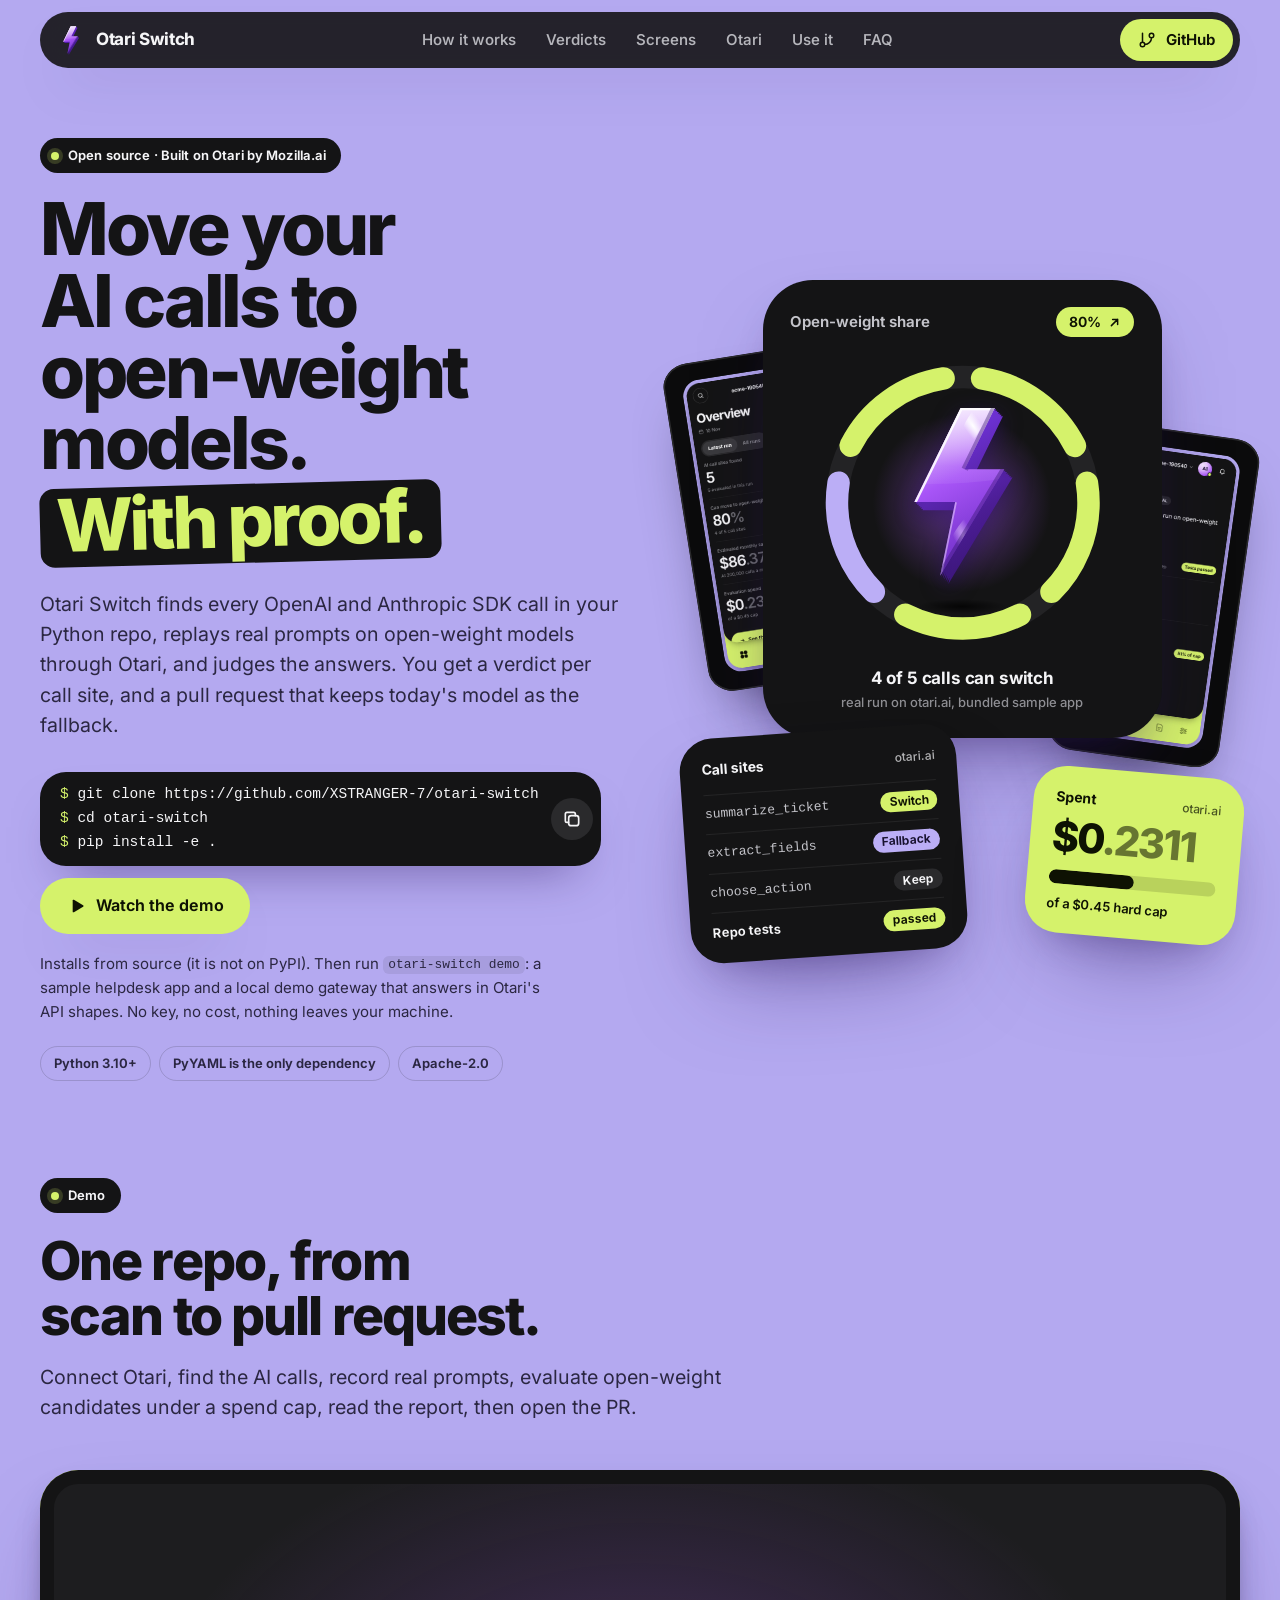
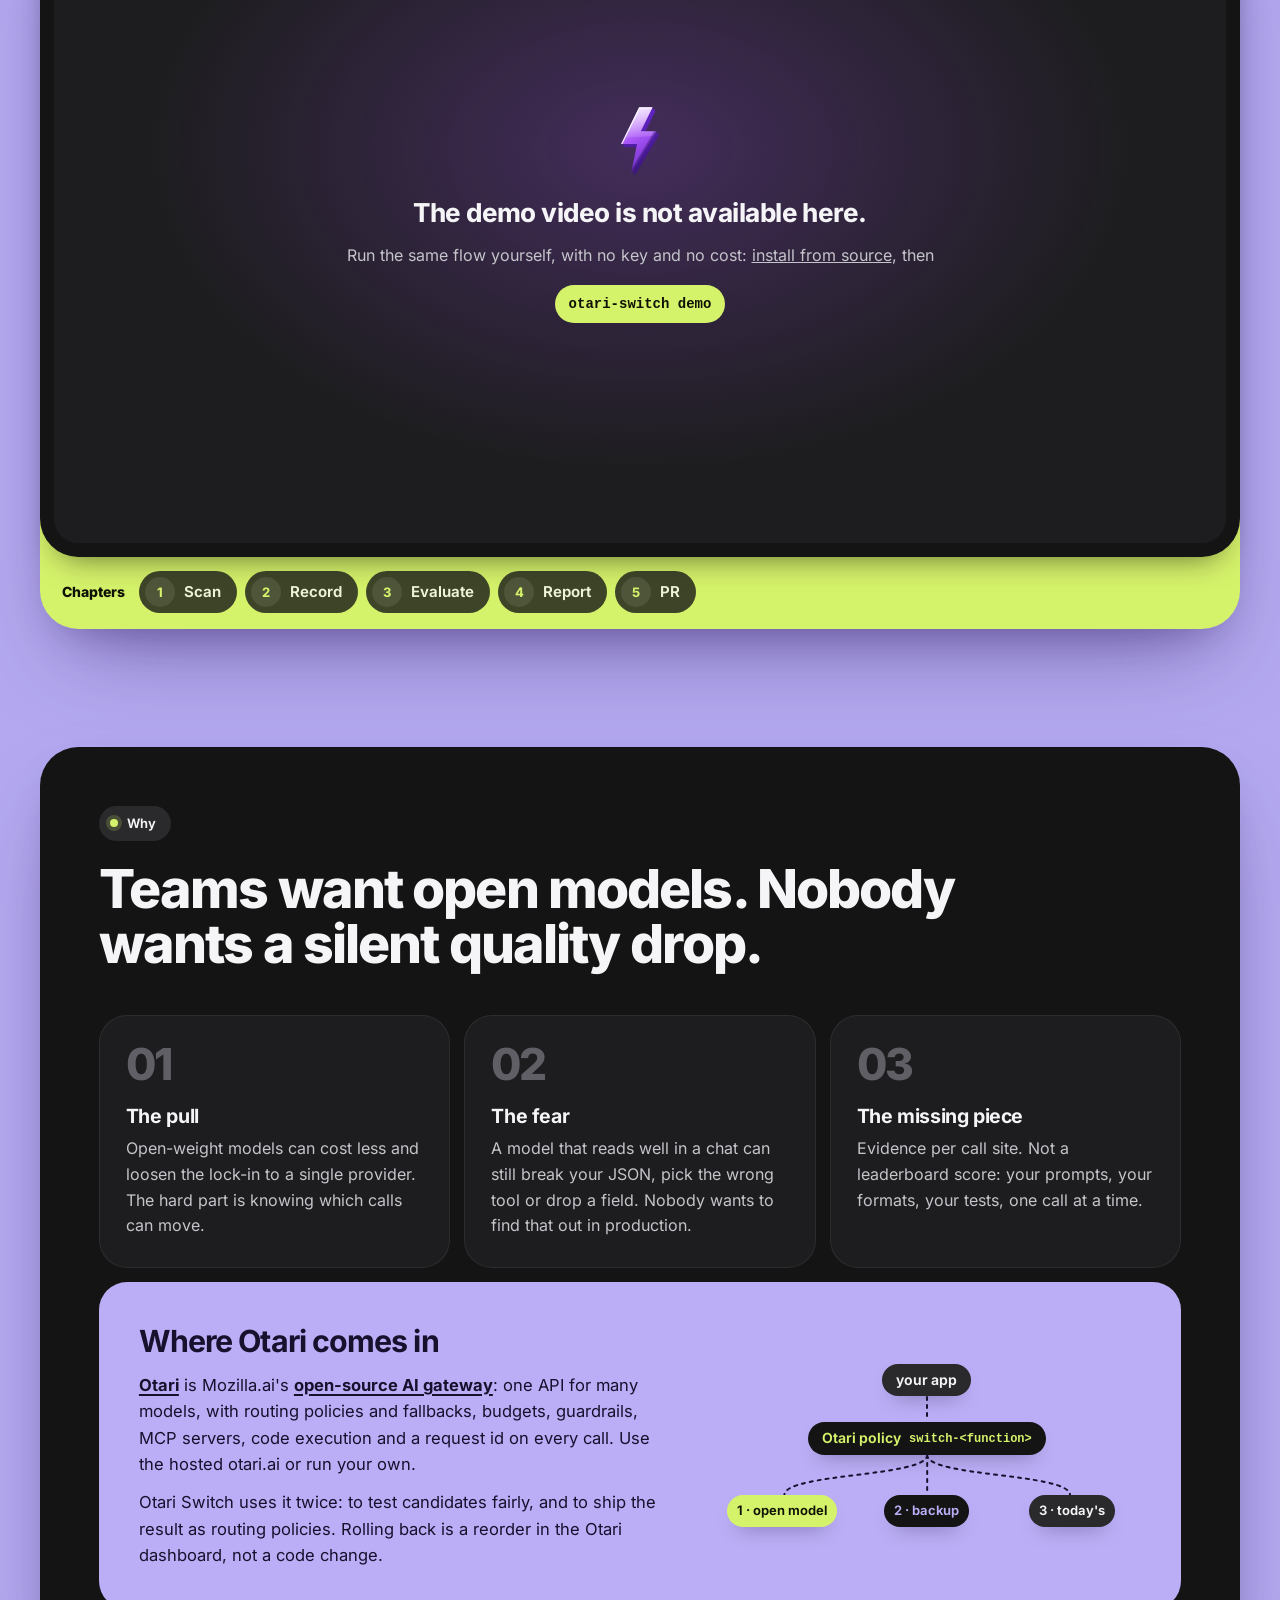
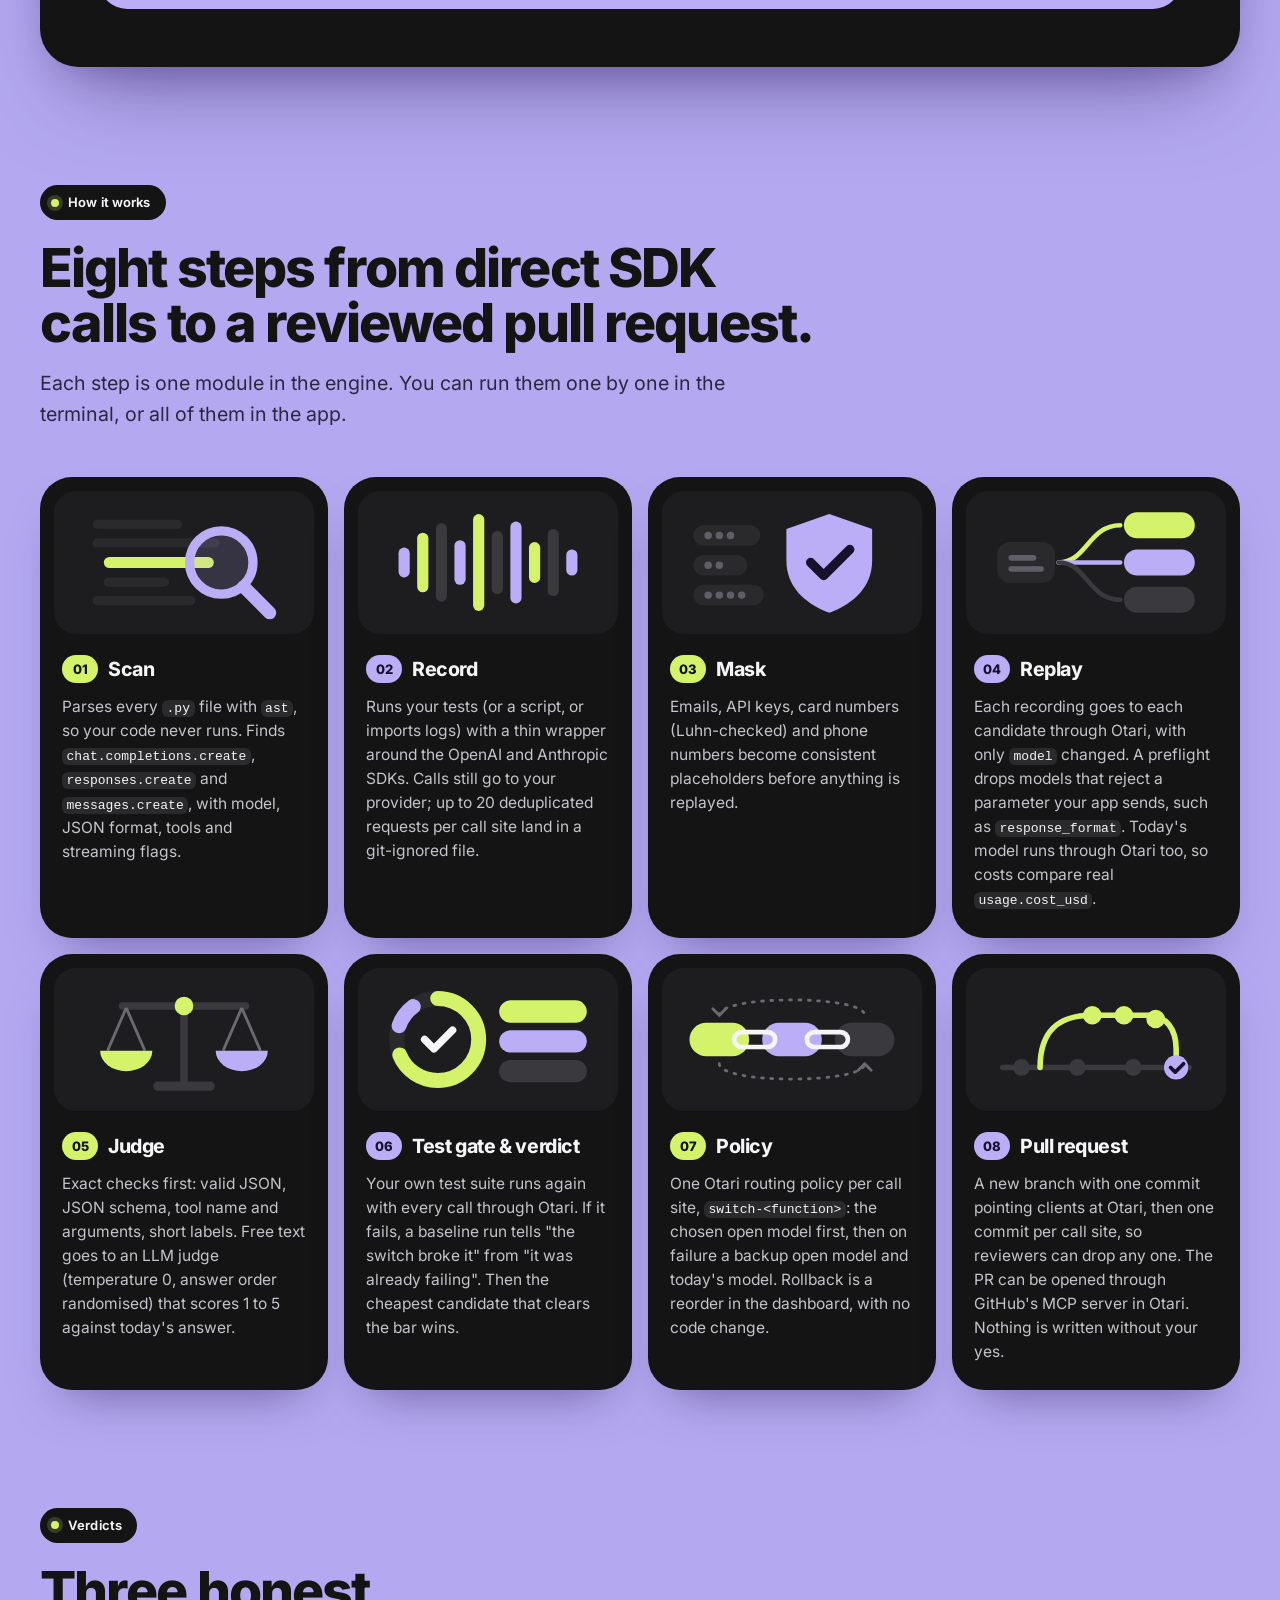
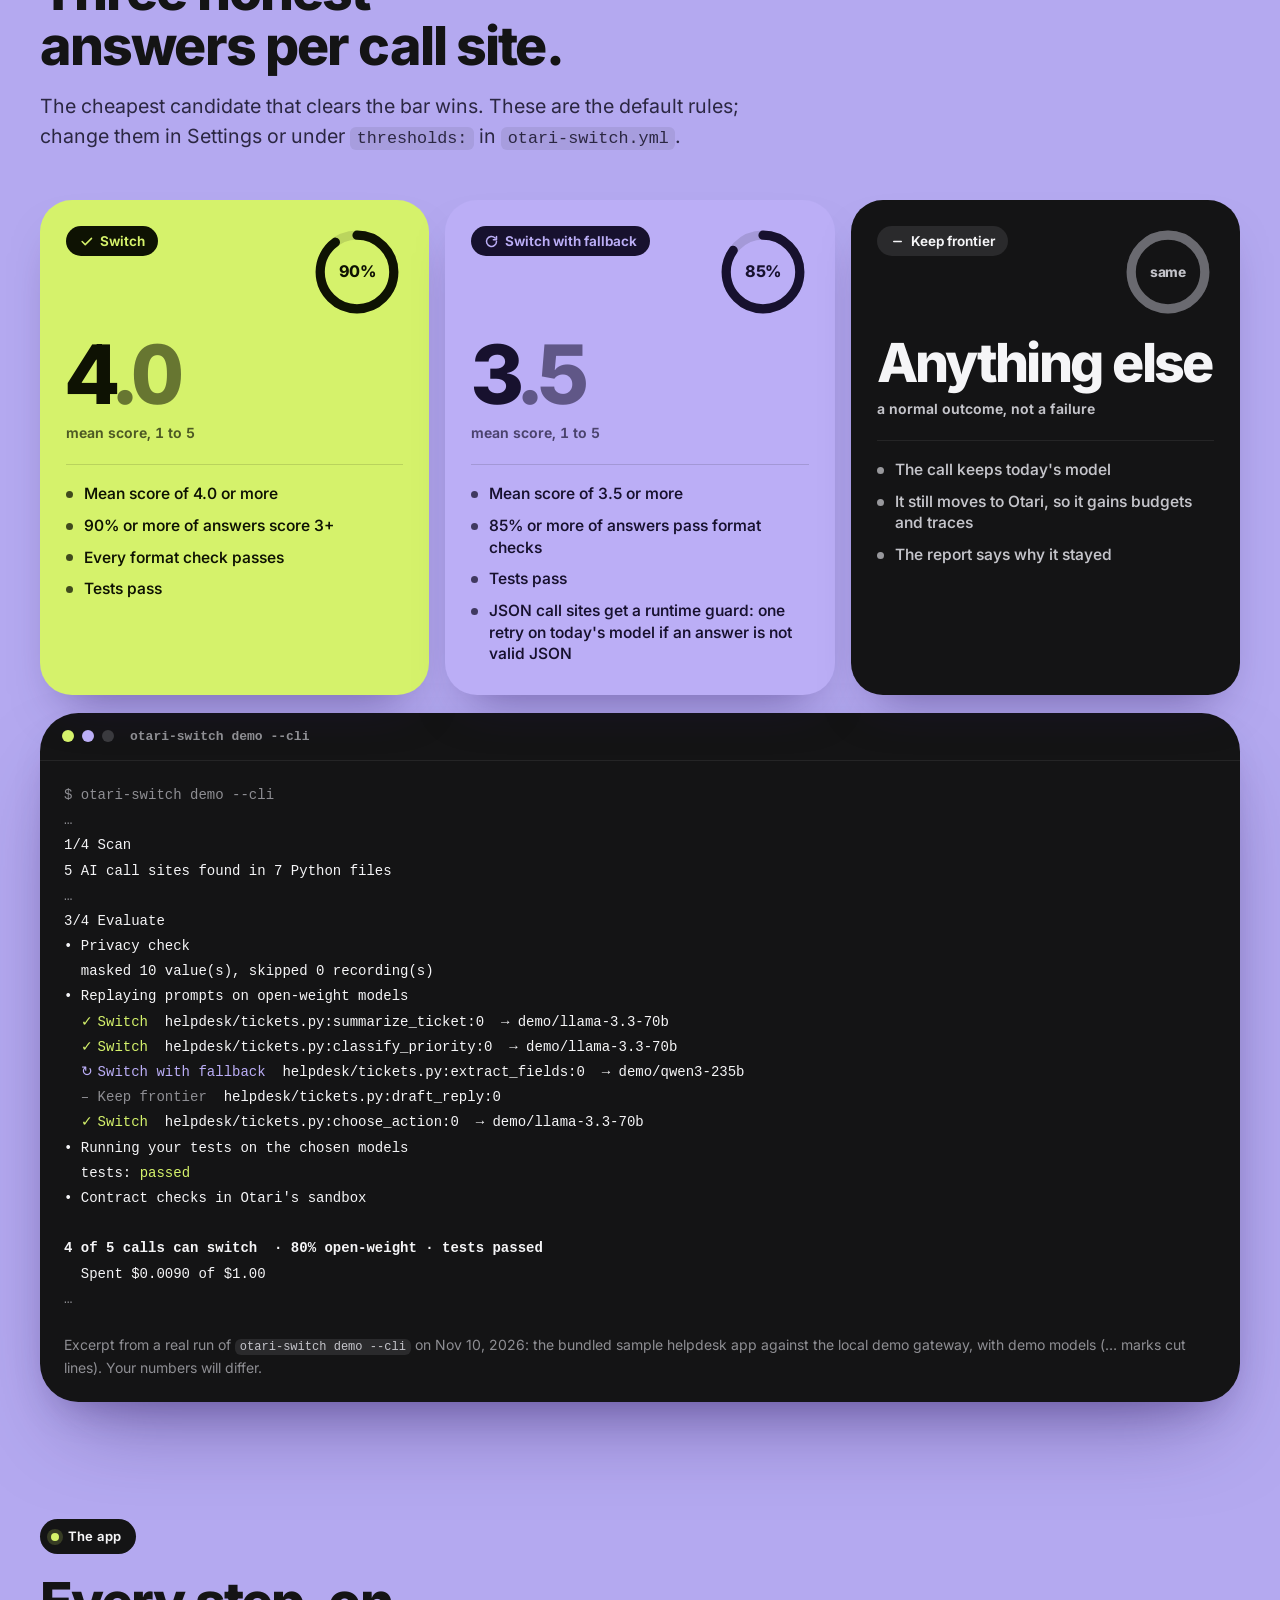
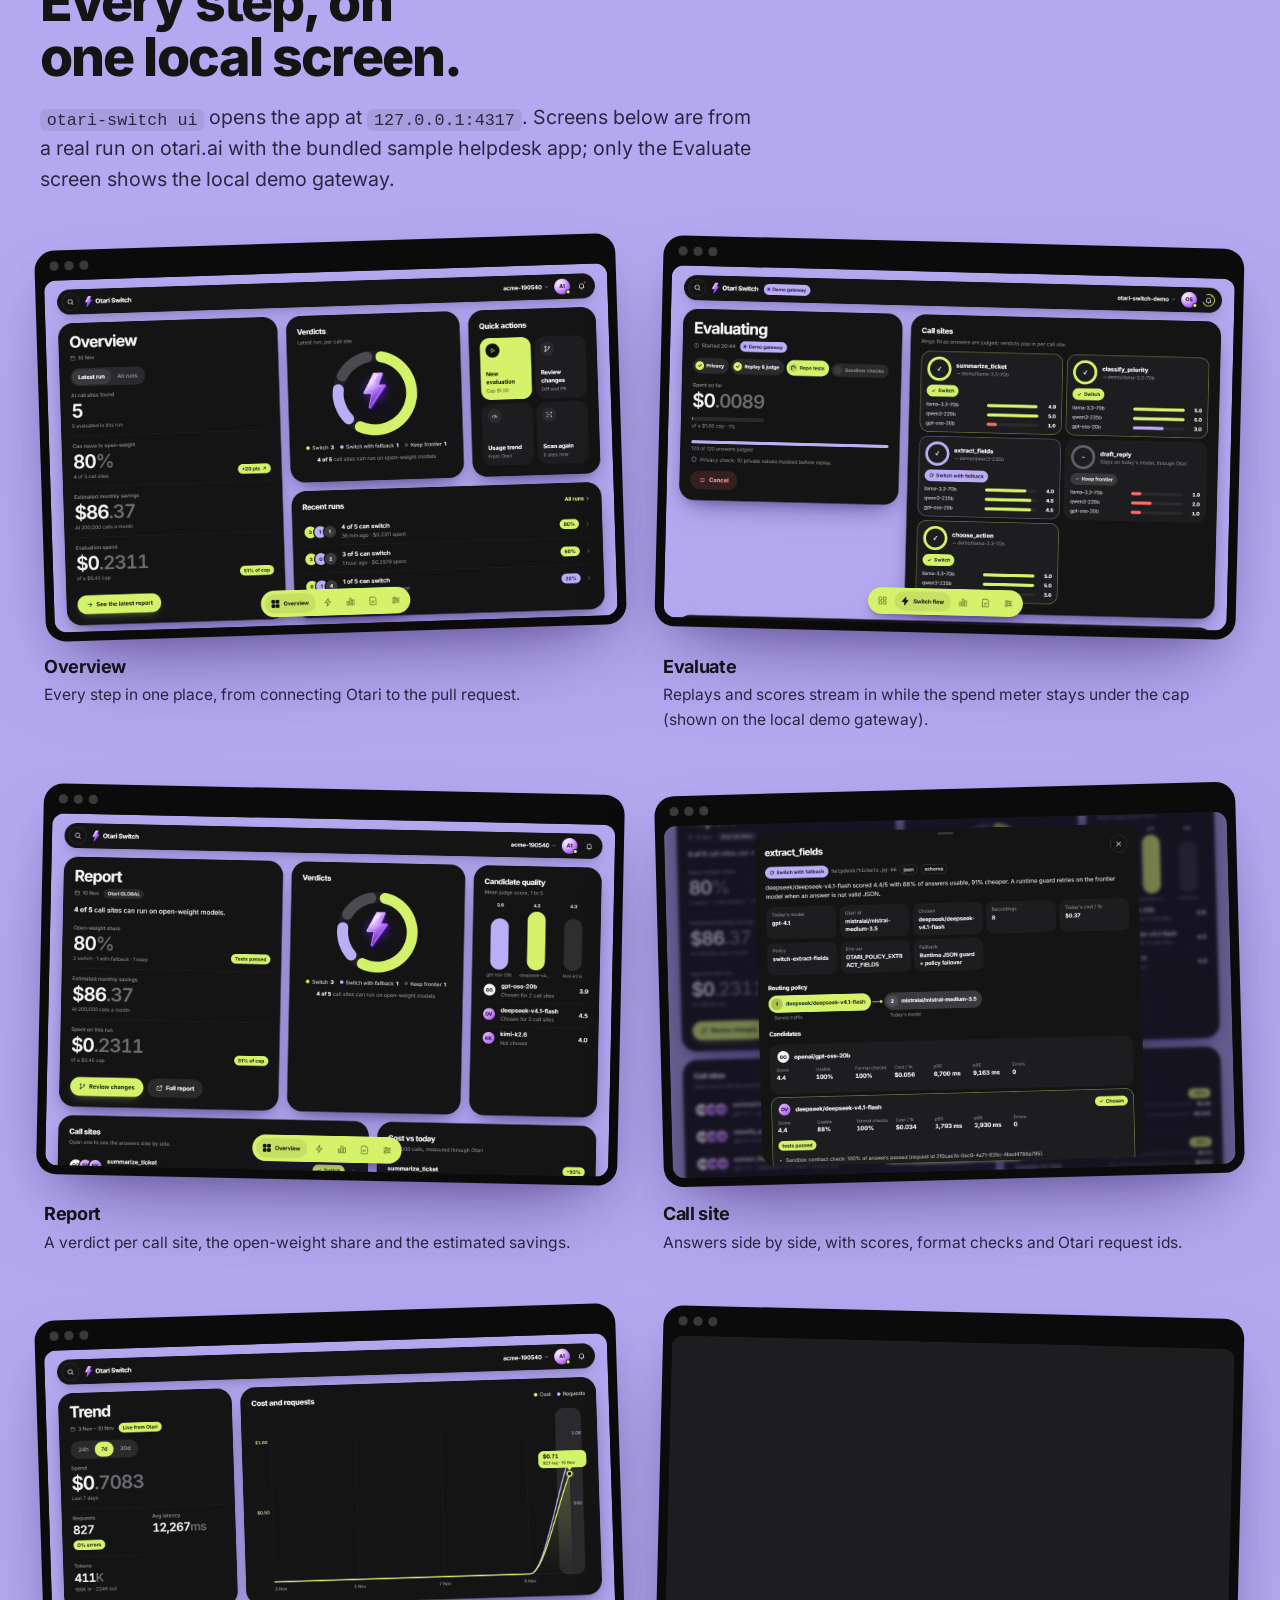
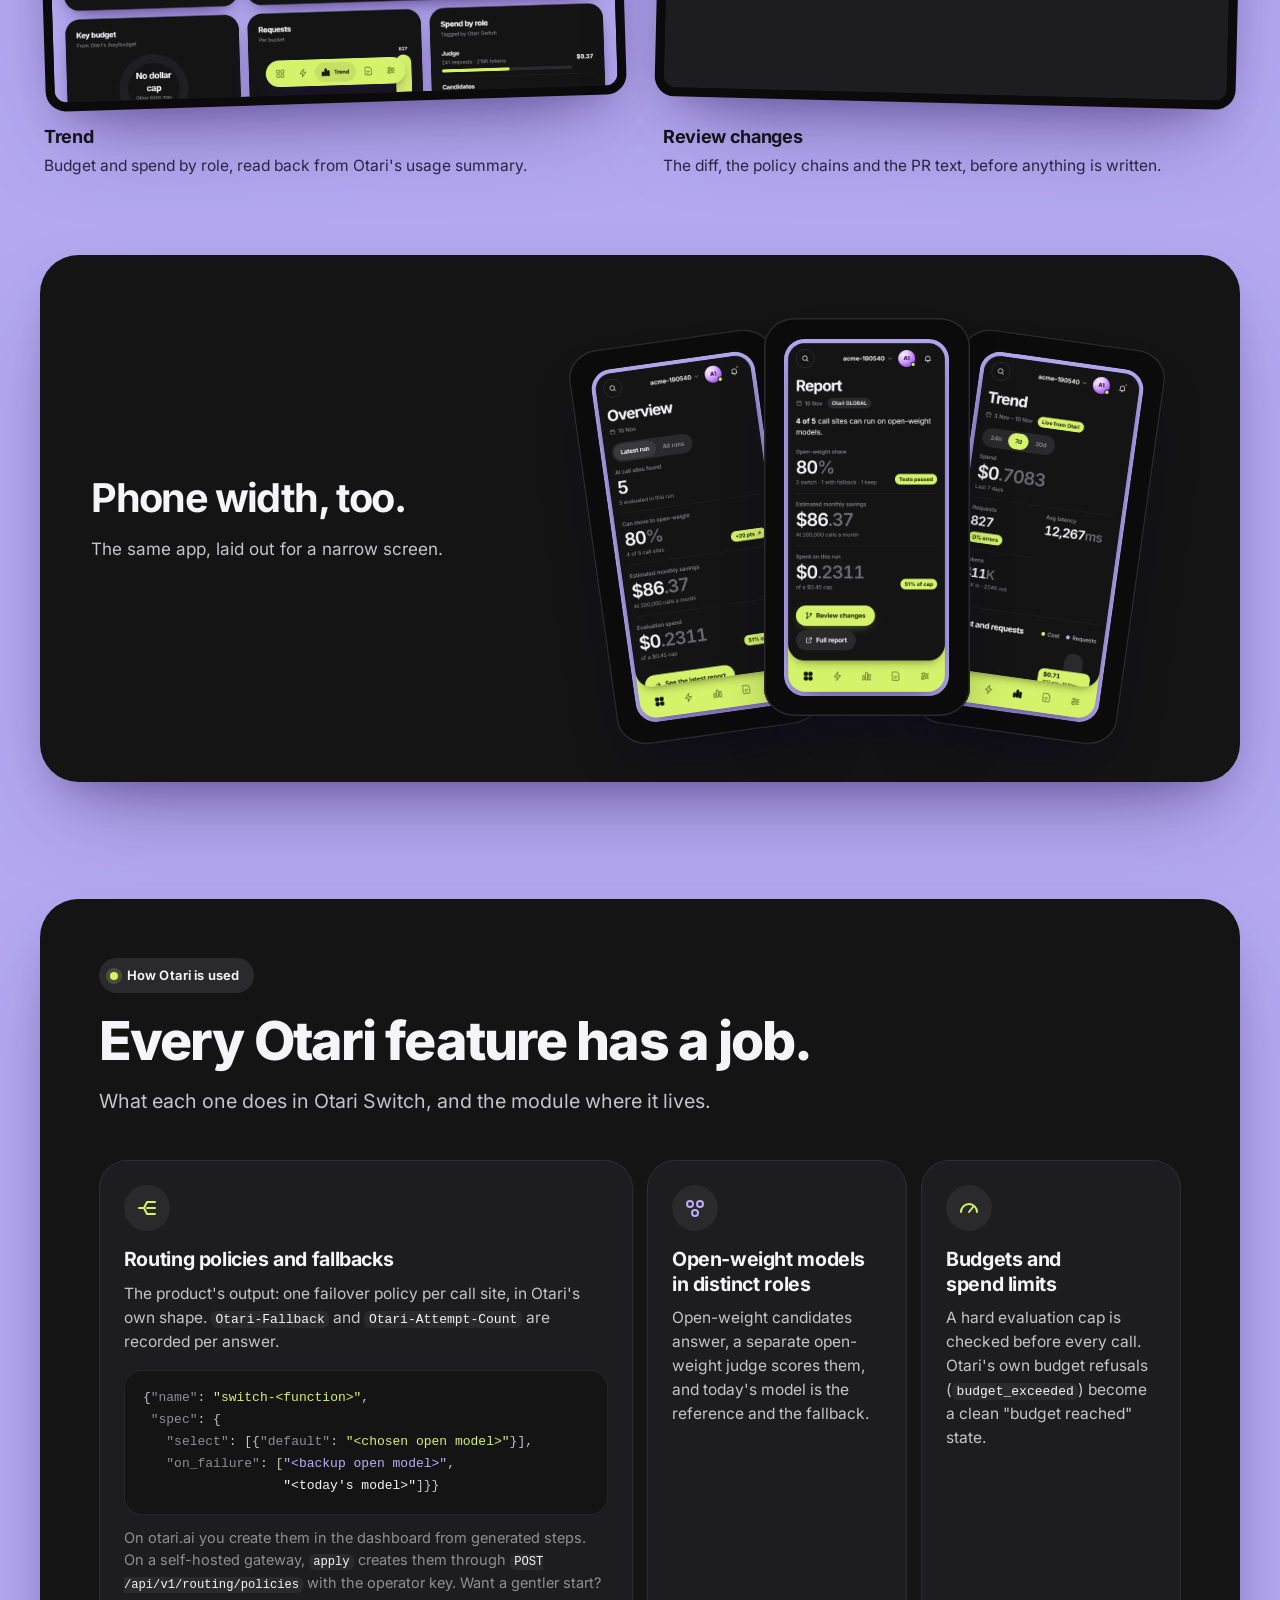
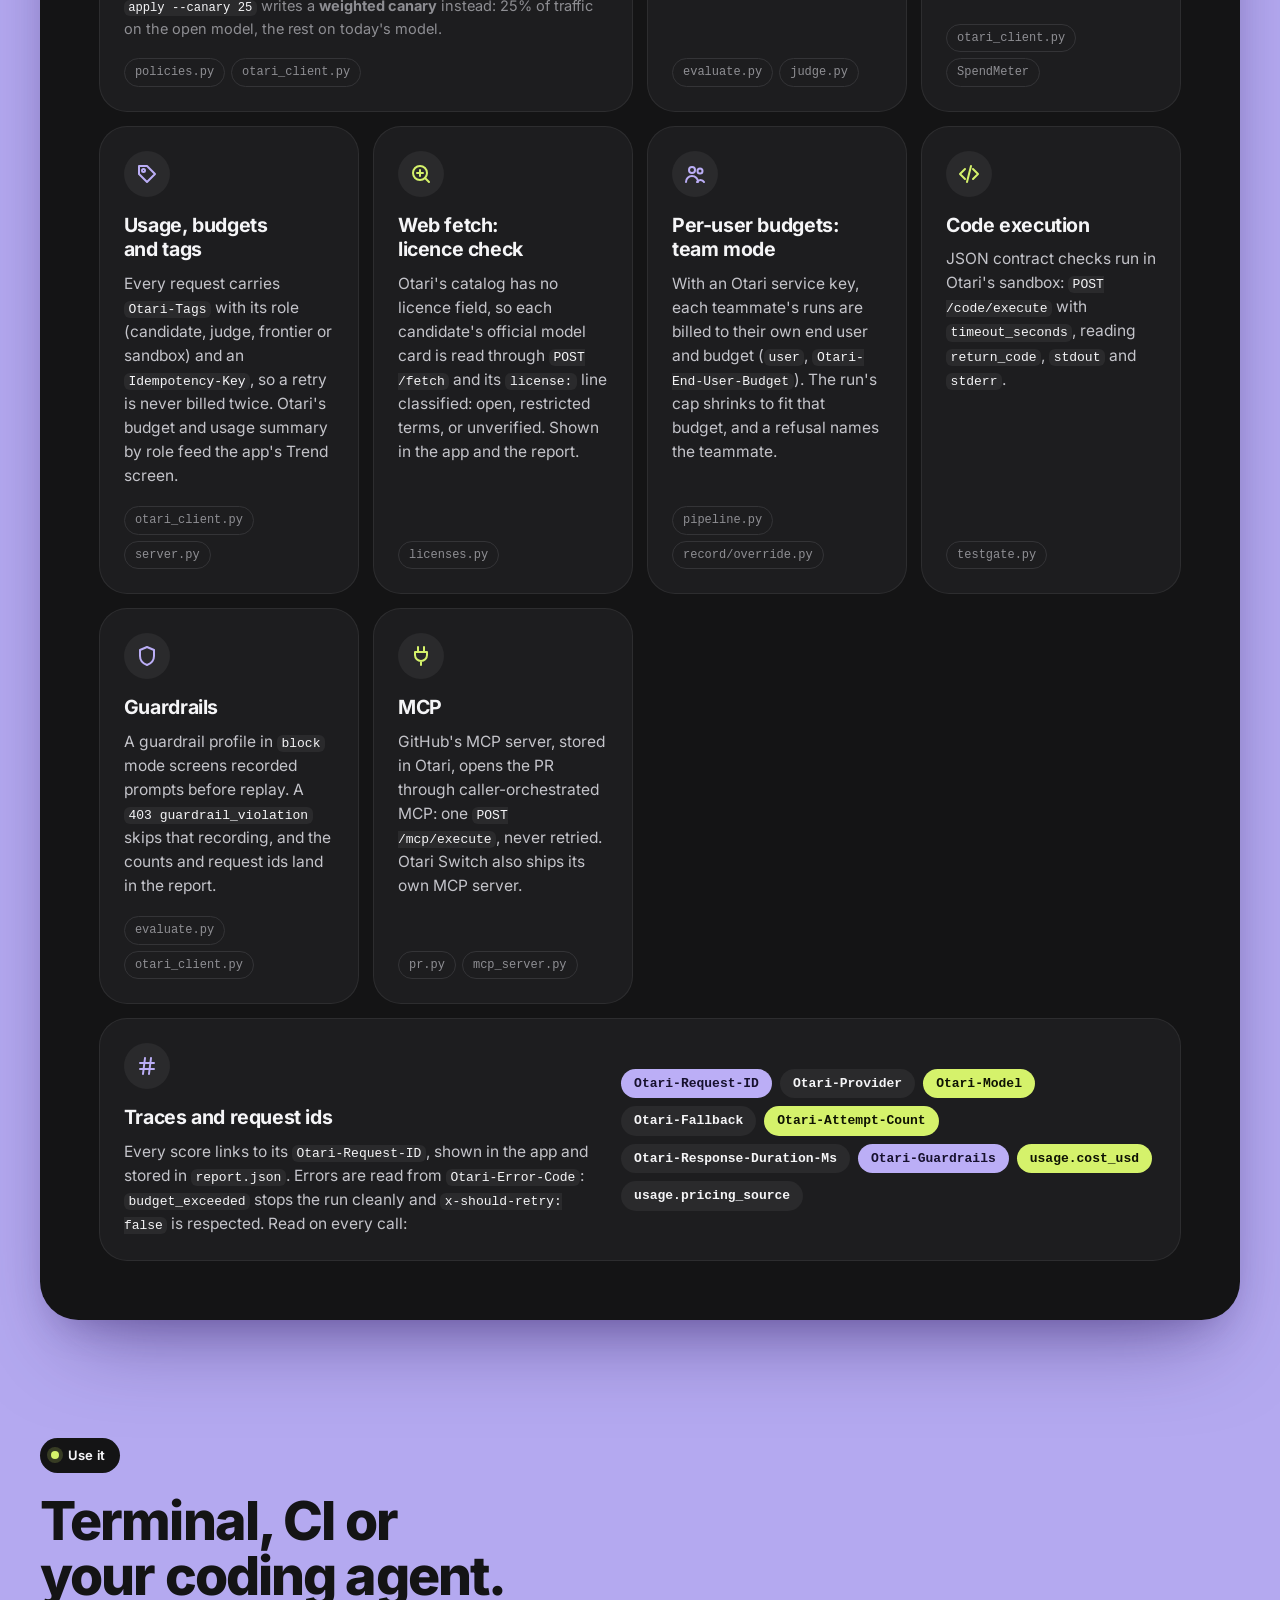
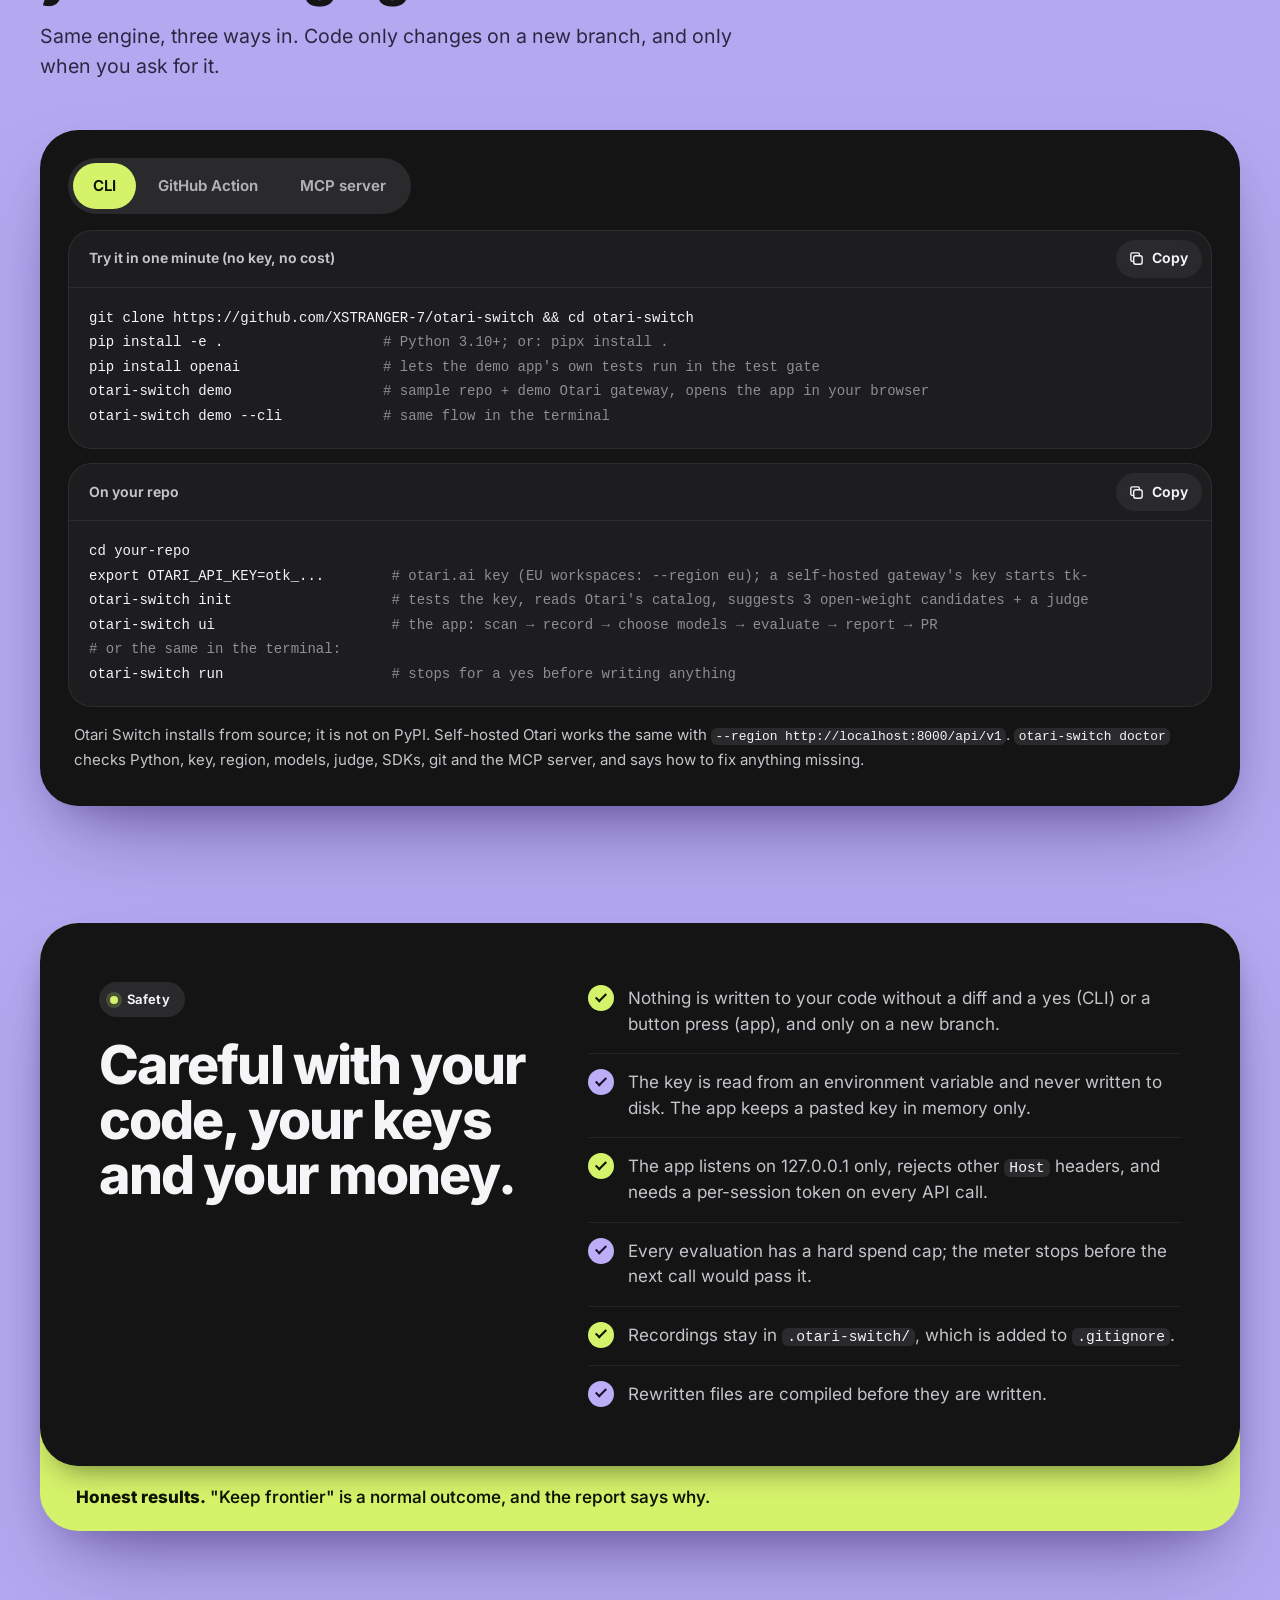
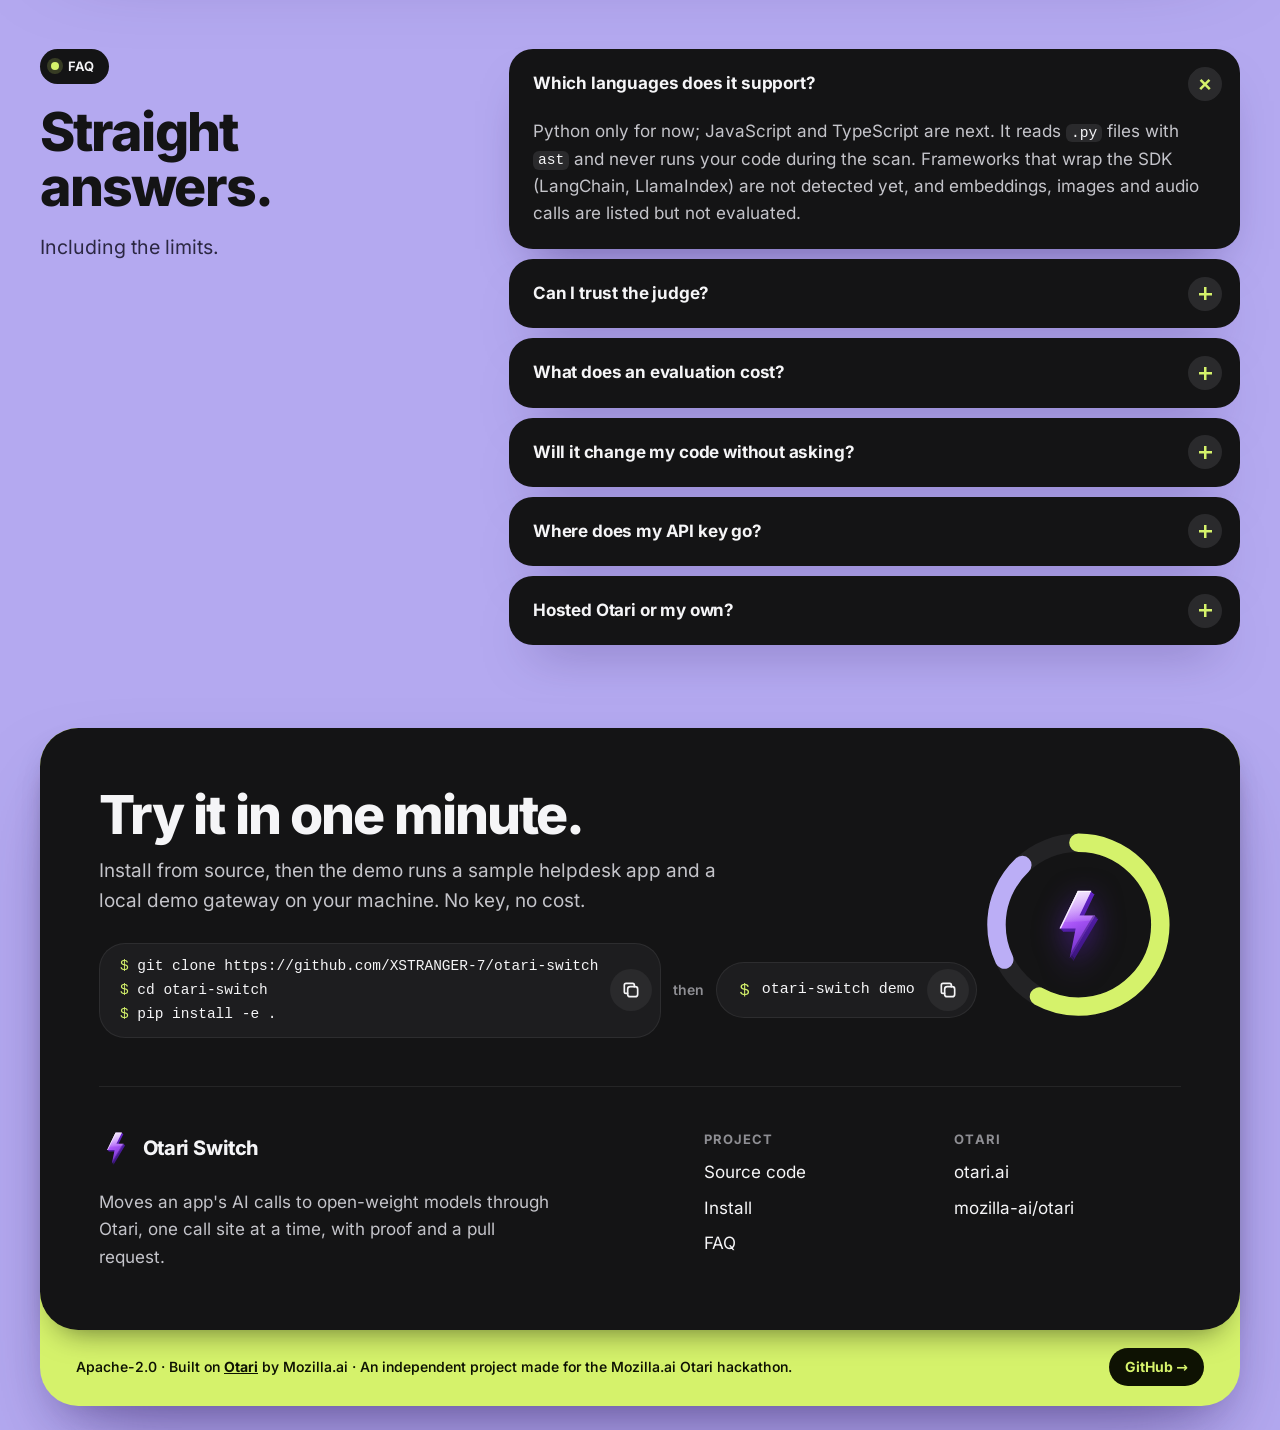
<file: site/index.html>
<!doctype html>
<html lang="en">
<head>
<meta charset="utf-8">
<meta name="viewport" content="width=device-width, initial-scale=1, viewport-fit=cover">
<title>Otari Switch: move AI calls to open-weight models, with proof</title>
<meta name="description" content="Otari Switch scans a Python repo for OpenAI and Anthropic SDK calls, replays real prompts on open-weight models through Otari, judges the answers, and gives a verdict per call site plus a pull request with Otari routing policies.">
<meta name="theme-color" content="#B4A9F0">
<meta name="color-scheme" content="light">
<link rel="canonical" href="https://xstranger-7.github.io/otari-switch/">
<meta property="og:type" content="website">
<meta property="og:site_name" content="Otari Switch">
<meta property="og:title" content="Otari Switch: move AI calls to open-weight models, with proof">
<meta property="og:description" content="Scan, record, replay on open-weight models through Otari, judge, and get a per-call-site verdict plus a reviewed pull request.">
<meta property="og:image" content="https://xstranger-7.github.io/otari-switch/img/og.png">
<meta property="og:image:width" content="1200">
<meta property="og:image:height" content="630">
<meta property="og:image:alt" content="Otari Switch: a purple lightning bolt inside a lime and lavender ring, with the headline Move your AI calls to open-weight models. With proof.">
<meta name="twitter:card" content="summary_large_image">
<meta name="twitter:title" content="Otari Switch: move AI calls to open-weight models, with proof">
<meta name="twitter:description" content="Per-call-site evidence, Otari routing policies with fallbacks, and a pull request you review.">
<meta name="twitter:image" content="https://xstranger-7.github.io/otari-switch/img/og.png">
<link rel="icon" href="img/favicon.svg" type="image/svg+xml">
<link rel="apple-touch-icon" href="img/apple-touch-icon.png">
<link rel="preload" href="fonts/inter-latin.woff2" as="font" type="font/woff2" crossorigin>
<link rel="stylesheet" href="styles.css">
<script src="main.js" defer></script>
</head>
<body>
<a class="skip" href="#main">Skip to content</a>

<header class="site-head">
  <nav class="nav wrap" aria-label="Main">
    <a class="brand" href="#top" aria-label="Otari Switch, back to top">
      <img src="img/bolt.svg" alt="" width="30" height="30">
      <span>Otari Switch</span>
    </a>
    <ul class="nav-links" id="nav-links">
      <li><a href="#how">How it works</a></li>
      <li><a href="#verdicts">Verdicts</a></li>
      <li><a href="#screens" data-nav-for="screens">Screens</a></li>
      <li><a href="#otari">Otari</a></li>
      <li><a href="#use">Use it</a></li>
      <li><a href="#faq">FAQ</a></li>
    </ul>
    <div class="nav-end">
      <a class="btn btn-lime btn-sm" href="https://github.com/XSTRANGER-7/otari-switch" rel="noopener">
        <svg class="i" viewBox="0 0 24 24" aria-hidden="true"><path d="M6 3v12M18 9a3 3 0 1 0 0-6 3 3 0 0 0 0 6Zm0 0a9 9 0 0 1-9 9m-3 3a3 3 0 1 0 0-6 3 3 0 0 0 0 6Z"/></svg>
        <span>GitHub</span>
      </a>
      <button class="menu-btn" type="button" aria-expanded="false" aria-controls="nav-links" aria-label="Open menu">
        <svg viewBox="0 0 24 24" aria-hidden="true"><path d="M4 8h16M4 16h16"/></svg>
      </button>
    </div>
  </nav>
</header>

<main id="main">

<!-- 1. Hero ============================================================ -->
<section class="hero" id="top" aria-labelledby="hero-title">
  <div class="wrap hero-grid">
    <div class="hero-copy">
      <p class="eyebrow"><span class="dot" aria-hidden="true"></span>Open source · Built on Otari by Mozilla.ai</p>
      <h1 id="hero-title">Move your AI calls to <span class="nowrap">open-weight</span> models. <span class="hl">With proof.</span></h1>
      <p class="lead">Otari Switch finds every OpenAI and Anthropic SDK call in your Python repo, replays real prompts on open-weight models through Otari, and judges the answers. You get a verdict per call site, and a pull request that keeps today's model as the fallback.</p>
      <div class="cta-row">
        <div class="install" data-copy-wrap data-copy-text="git clone https://github.com/XSTRANGER-7/otari-switch &amp;&amp; cd otari-switch &amp;&amp; pip install -e .">
          <code class="install-lines" data-copy-src><span class="ln">git clone https://github.com/<wbr><span class="nowrap">XSTRANGER-7/otari-switch</span></span><span class="ln">cd otari-switch</span><span class="ln">pip install -e .</span></code>
          <button class="copy-btn" type="button" data-copy aria-label="Copy the install commands">
            <svg class="i" viewBox="0 0 24 24" aria-hidden="true"><rect x="8" y="8" width="12" height="12" rx="3"/><path d="M16 8V6a2 2 0 0 0-2-2H6a2 2 0 0 0-2 2v8a2 2 0 0 0 2 2h2"/></svg>
            <svg class="i i-ok" viewBox="0 0 24 24" aria-hidden="true"><path d="m5 12 5 5L20 7"/></svg>
          </button>
        </div>
        <a class="btn btn-lime" href="#demo">
          <svg class="i" viewBox="0 0 24 24" aria-hidden="true"><path class="fill" d="M8 5.5v13a1 1 0 0 0 1.5.86l11-6.5a1 1 0 0 0 0-1.72l-11-6.5A1 1 0 0 0 8 5.5Z"/></svg>
          Watch the demo
        </a>
      </div>
      <p class="hero-note">Installs from source (it is not on PyPI). Then run <code>otari-switch demo</code>: a sample helpdesk app and a local demo gateway that answers in Otari's API shapes. No key, no cost, nothing leaves your machine.</p>
      <ul class="facts" aria-label="Facts">
        <li>Python 3.10+</li>
        <li>PyYAML is the only dependency</li>
        <li>Apache-2.0</li>
      </ul>
    </div>

    <div class="stage" role="group" aria-label="Illustration: results of a real otari.ai run on the bundled sample helpdesk app">
      <!-- Real phone screenshots; main.js removes a frame if its image is missing. -->
      <figure class="shot phone stage-phone stage-phone-a" data-shot>
        <img src="img/screens/overview-phone.png" alt="Otari Switch app overview on a phone" width="390" height="844" decoding="async">
      </figure>
      <figure class="shot phone stage-phone stage-phone-b" data-shot>
        <img src="img/screens/report-phone.png" alt="Otari Switch report on a phone" width="390" height="844" decoding="async">
      </figure>

      <div class="stage-core">
        <div class="core-top">
          <span class="core-label">Open-weight share</span>
          <span class="chip chip-lime">80%
            <svg class="i" viewBox="0 0 24 24" aria-hidden="true"><path d="M7 17 17 7M9 7h8v8"/></svg>
          </span>
        </div>
        <div class="ring-wrap">
          <svg class="ring" viewBox="0 0 400 400" aria-hidden="true">
            <circle cx="200" cy="200" r="168" class="ring-track"/>
            <g transform="rotate(-90 200 200)">
              <circle cx="200" cy="200" r="168" class="seg seg-lime" stroke-dashoffset="-26"/>
              <circle cx="200" cy="200" r="168" class="seg seg-lime" stroke-dashoffset="-237.1"/>
              <circle cx="200" cy="200" r="168" class="seg seg-lime" stroke-dashoffset="-448.2"/>
              <circle cx="200" cy="200" r="168" class="seg seg-lav" stroke-dashoffset="-659.3"/>
              <circle cx="200" cy="200" r="168" class="seg seg-lime" stroke-dashoffset="-870.5"/>
            </g>
          </svg>
          <div class="bolt-glow" aria-hidden="true"></div>
          <svg class="bolt" viewBox="20 -6 180 284" aria-hidden="true">
            <defs>
              <linearGradient id="hb-face" x1="40" y1="8" x2="172" y2="254" gradientUnits="userSpaceOnUse">
                <stop offset="0" stop-color="#E9C6FF"/>
                <stop offset=".42" stop-color="#A855F7"/>
                <stop offset="1" stop-color="#5B21B6"/>
              </linearGradient>
              <linearGradient id="hb-depth" x1="40" y1="8" x2="184" y2="266" gradientUnits="userSpaceOnUse">
                <stop offset="0" stop-color="#7C3AED"/>
                <stop offset=".55" stop-color="#4C1D95"/>
                <stop offset="1" stop-color="#2E1065"/>
              </linearGradient>
              <linearGradient id="hb-gloss" x1="0" y1="8" x2="0" y2="150" gradientUnits="userSpaceOnUse">
                <stop offset="0" stop-color="#fff" stop-opacity=".75"/>
                <stop offset=".6" stop-color="#fff" stop-opacity=".12"/>
                <stop offset="1" stop-color="#fff" stop-opacity="0"/>
              </linearGradient>
              <radialGradient id="hb-spec" cx="0" cy="0" r="1" gradientUnits="userSpaceOnUse" gradientTransform="translate(126 34) rotate(-62) scale(40 12)">
                <stop offset="0" stop-color="#fff"/>
                <stop offset="1" stop-color="#fff" stop-opacity="0"/>
              </radialGradient>
              <radialGradient id="hb-low" cx="0" cy="0" r="1" gradientUnits="userSpaceOnUse" gradientTransform="translate(112 196) rotate(-58) scale(46 14)">
                <stop offset="0" stop-color="#F3E1FF" stop-opacity=".55"/>
                <stop offset="1" stop-color="#F3E1FF" stop-opacity="0"/>
              </radialGradient>
              <path id="hb-p" d="M108 8H158L114 98H172L78 254L100 146H40Z"/>
              <clipPath id="hb-clip"><use href="#hb-p"/></clipPath>
            </defs>
            <g fill="url(#hb-depth)">
              <use href="#hb-p" transform="translate(2 2)"/><use href="#hb-p" transform="translate(4 4)"/>
              <use href="#hb-p" transform="translate(6 6)"/><use href="#hb-p" transform="translate(8 8)"/>
              <use href="#hb-p" transform="translate(10 10)"/><use href="#hb-p" transform="translate(12 12)"/>
            </g>
            <use href="#hb-p" fill="url(#hb-face)"/>
            <g clip-path="url(#hb-clip)">
              <path d="M0 0H260V92Q150 126 0 118Z" fill="url(#hb-gloss)"/>
              <ellipse cx="126" cy="34" rx="40" ry="12" transform="rotate(-62 126 34)" fill="url(#hb-spec)"/>
              <ellipse cx="112" cy="196" rx="46" ry="14" transform="rotate(-58 112 196)" fill="url(#hb-low)"/>
              <path d="M40 146L108 8H158" fill="none" stroke="#fff" stroke-width="7" stroke-linejoin="round" stroke-opacity=".9"/>
              <path d="M100 146L78 254" fill="none" stroke="#F3E1FF" stroke-width="5" stroke-opacity=".5"/>
              <path d="M172 98L78 254M158 8L114 98" fill="none" stroke="#2E1065" stroke-width="10" stroke-opacity=".38"/>
            </g>
          </svg>
          <div class="bolt-shadow" aria-hidden="true"></div>
        </div>
        <p class="core-cap">4 of 5 calls can switch<br><span>real run on otari.ai, bundled sample app</span></p>
      </div>

      <div class="widget widget-verdicts">
        <p class="w-head">Call sites <span>otari.ai</span></p>
        <ul>
          <li><code>summarize_ticket</code><span class="chip chip-lime chip-xs">Switch</span></li>
          <li><code>extract_fields</code><span class="chip chip-lav chip-xs">Fallback</span></li>
          <li><code>choose_action</code><span class="chip chip-dark chip-xs">Keep</span></li>
          <li class="w-tests"><span>Repo tests</span><span class="chip chip-lime chip-xs">passed</span></li>
        </ul>
      </div>

      <div class="widget widget-spend">
        <p class="w-head">Spent <span>otari.ai</span></p>
        <p class="big-num">$0<span class="dec">.2311</span></p>
        <div class="meter" aria-hidden="true"><span style="width:51%"></span></div>
        <p class="w-foot">of a $0.45 hard cap</p>
      </div>
    </div>
  </div>
</section>

<!-- 2. Demo video ======================================================= -->
<section class="section demo" id="demo" aria-labelledby="demo-title">
  <div class="wrap">
    <div class="sec-head">
      <p class="eyebrow"><span class="dot" aria-hidden="true"></span>Demo</p>
      <h2 id="demo-title">One repo, from scan to pull request.</h2>
      <p class="lead">Connect Otari, find the AI calls, record real prompts, evaluate open-weight candidates under a spend cap, read the report, then open the PR.</p>
    </div>

    <div class="dock">
      <div class="video-frame" data-video-frame>
        <video controls playsinline preload="metadata" poster="media/demo-poster.jpg" src="media/demo.mp4">
          Your browser cannot play this video. <a href="media/demo.mp4">Download the demo (MP4)</a>.
        </video>
        <div class="video-fallback">
          <img src="img/bolt.svg" alt="" width="64" height="64">
          <p class="vf-title">The demo video is not available here.</p>
          <p class="vf-text">Run the same flow yourself, with no key and no cost: <a href="#use">install from source</a>, then</p>
          <code>otari-switch demo</code>
        </div>
      </div>
      <div class="chapters" role="group" aria-label="Video chapters">
        <span class="chapters-label">Chapters</span>
        <button type="button" class="chapter" data-t="49"><span class="n">1</span>Scan</button>
        <button type="button" class="chapter" data-t="57"><span class="n">2</span>Record</button>
        <button type="button" class="chapter" data-t="74"><span class="n">3</span>Evaluate</button>
        <button type="button" class="chapter" data-t="113"><span class="n">4</span>Report</button>
        <button type="button" class="chapter" data-t="150"><span class="n">5</span>PR</button>
      </div>
    </div>
  </div>
</section>

<!-- 3. Why ============================================================== -->
<section class="section why" id="why" aria-labelledby="why-title">
  <div class="wrap">
    <div class="panel why-panel">
      <div class="why-head">
        <p class="eyebrow eyebrow-dark"><span class="dot" aria-hidden="true"></span>Why</p>
        <h2 id="why-title">Teams want open models. Nobody wants a silent quality drop.</h2>
      </div>
      <div class="why-grid">
        <article class="why-card">
          <span class="why-n" aria-hidden="true">01</span>
          <h3>The pull</h3>
          <p>Open-weight models can cost less and loosen the lock-in to a single provider. The hard part is knowing which calls can move.</p>
        </article>
        <article class="why-card">
          <span class="why-n" aria-hidden="true">02</span>
          <h3>The fear</h3>
          <p>A model that reads well in a chat can still break your JSON, pick the wrong tool or drop a field. Nobody wants to find that out in production.</p>
        </article>
        <article class="why-card">
          <span class="why-n" aria-hidden="true">03</span>
          <h3>The missing piece</h3>
          <p>Evidence per call site. Not a leaderboard score: your prompts, your formats, your tests, one call at a time.</p>
        </article>
      </div>
      <div class="otari-note">
        <div class="otari-note-text">
          <h3>Where Otari comes in</h3>
          <p><a href="https://otari.ai" rel="noopener">Otari</a> is Mozilla.ai's <a href="https://github.com/mozilla-ai/otari" rel="noopener">open-source AI gateway</a>: one API for many models, with routing policies and fallbacks, budgets, guardrails, MCP servers, code execution and a request id on every call. Use the hosted otari.ai or run your own.</p>
          <p>Otari Switch uses it twice: to test candidates fairly, and to ship the result as routing policies. Rolling back is a reorder in the Otari dashboard, not a code change.</p>
        </div>
        <div class="otari-note-viz" aria-hidden="true">
          <span class="pill pill-dark">your app</span>
          <svg class="vz-line" viewBox="0 0 10 26"><path d="M5 1v24"/></svg>
          <span class="pill pill-ink">Otari policy <code>switch-&lt;function&gt;</code></span>
          <svg class="vz-fan" viewBox="0 0 300 40" preserveAspectRatio="none"><path d="M150 0C150 22 50 18 50 40M150 0V40M150 0C150 22 250 18 250 40"/></svg>
          <div class="vz-row">
            <span class="pill pill-lime">1 · open model</span>
            <span class="pill pill-lav">2 · backup</span>
            <span class="pill pill-dark">3 · today's</span>
          </div>
        </div>
      </div>
    </div>
  </div>
</section>

<!-- 4. How it works ===================================================== -->
<section class="section how" id="how" aria-labelledby="how-title">
  <div class="wrap">
    <div class="sec-head">
      <p class="eyebrow"><span class="dot" aria-hidden="true"></span>How it works</p>
      <h2 id="how-title">Eight steps from direct SDK calls to a reviewed pull request.</h2>
      <p class="lead">Each step is one module in the engine. You can run them one by one in the terminal, or all of them in the app.</p>
    </div>

    <ol class="steps">
      <li class="step">
        <svg class="step-art" viewBox="0 0 240 132" aria-hidden="true">
          <rect x="22" y="20" width="96" height="10" rx="5" class="g2"/>
          <rect x="22" y="40" width="136" height="10" rx="5" class="g2"/>
          <rect x="34" y="60" width="118" height="12" rx="6" class="lime"/>
          <rect x="34" y="82" width="70" height="10" rx="5" class="g2"/>
          <rect x="22" y="102" width="110" height="10" rx="5" class="g2"/>
          <circle cx="160" cy="66" r="34" class="lav-s" fill="none" stroke-width="10"/>
          <circle cx="160" cy="66" r="29" class="lens"/>
          <path d="M184 92 212 120" class="lav-s" stroke-width="14" stroke-linecap="round"/>
        </svg>
        <p class="step-n"><span>01</span>Scan</p>
        <p>Parses every <code>.py</code> file with <code>ast</code>, so your code never runs. Finds <code>chat.completions.create</code>, <code>responses.create</code> and <code>messages.create</code>, with model, JSON format, tools and streaming flags.</p>
      </li>
      <li class="step">
        <svg class="step-art" viewBox="0 0 240 132" aria-hidden="true">
          <g stroke-linecap="round" stroke-width="12">
            <path d="M30 56v20" class="lav-s"/><path d="M50 40v52" class="lime-s"/><path d="M70 30v72" class="g3-s"/>
            <path d="M90 48v36" class="lav-s"/><path d="M110 20v92" class="lime-s"/><path d="M130 38v56" class="g3-s"/>
            <path d="M150 28v76" class="lav-s"/><path d="M170 50v32" class="lime-s"/><path d="M190 36v60" class="g3-s"/>
            <path d="M210 58v16" class="lav-s"/>
          </g>
        </svg>
        <p class="step-n"><span>02</span>Record</p>
        <p>Runs your tests (or a script, or imports logs) with a thin wrapper around the OpenAI and Anthropic SDKs. Calls still go to your provider; up to 20 deduplicated requests per call site land in a git-ignored file.</p>
      </li>
      <li class="step">
        <svg class="step-art" viewBox="0 0 240 132" aria-hidden="true">
          <rect x="14" y="26" width="72" height="22" rx="11" class="g2"/>
          <rect x="14" y="58" width="58" height="22" rx="11" class="g2"/>
          <rect x="14" y="90" width="76" height="22" rx="11" class="g2"/>
          <circle cx="30" cy="37" r="4" class="dimfill"/><circle cx="42" cy="37" r="4" class="dimfill"/><circle cx="54" cy="37" r="4" class="dimfill"/>
          <circle cx="30" cy="69" r="4" class="dimfill"/><circle cx="42" cy="69" r="4" class="dimfill"/>
          <circle cx="30" cy="101" r="4" class="dimfill"/><circle cx="42" cy="101" r="4" class="dimfill"/><circle cx="54" cy="101" r="4" class="dimfill"/><circle cx="66" cy="101" r="4" class="dimfill"/>
          <path d="M160 14 206 30v34c0 28-20 46-46 56-26-10-46-28-46-56V30Z" class="lav-fill"/>
          <path d="m140 66 14 14 28-28" class="ink-s" stroke-width="10" fill="none" stroke-linecap="round" stroke-linejoin="round"/>
        </svg>
        <p class="step-n"><span>03</span>Mask</p>
        <p>Emails, API keys, card numbers (Luhn-checked) and phone numbers become consistent placeholders before anything is replayed.</p>
      </li>
      <li class="step">
        <svg class="step-art" viewBox="0 0 240 132" aria-hidden="true">
          <rect x="14" y="44" width="62" height="44" rx="14" class="g2"/>
          <rect x="26" y="58" width="30" height="6" rx="3" class="dimfill"/><rect x="26" y="70" width="38" height="6" rx="3" class="dimfill"/>
          <g fill="none" stroke-width="5" stroke-linecap="round">
            <path d="M80 66C110 66 112 26 146 26" class="lime-s"/>
            <path d="M80 66H146" class="lav-s"/>
            <path d="M80 66C110 66 112 106 146 106" class="g3-s"/>
          </g>
          <rect x="150" y="12" width="76" height="28" rx="14" class="lime"/>
          <rect x="150" y="52" width="76" height="28" rx="14" class="lav-fill"/>
          <rect x="150" y="92" width="76" height="28" rx="14" class="g3"/>
        </svg>
        <p class="step-n"><span>04</span>Replay</p>
        <p>Each recording goes to each candidate through Otari, with only <code>model</code> changed. A preflight drops models that reject a parameter your app sends, such as <code>response_format</code>. Today's model runs through Otari too, so costs compare real <code>usage.cost_usd</code>.</p>
      </li>
      <li class="step">
        <svg class="step-art" viewBox="0 0 240 132" aria-hidden="true">
          <path d="M120 30v80" class="g3-s" stroke-width="8" stroke-linecap="round"/>
          <path d="M92 116h56" class="g3-s" stroke-width="10" stroke-linecap="round"/>
          <path d="M54 30h132" class="g3-s" stroke-width="8" stroke-linecap="round"/>
          <circle cx="120" cy="30" r="10" class="lime"/>
          <path d="M58 32 38 78M58 32l20 46M182 32l-20 46M182 32l20 46" class="dim-s" stroke-width="3"/>
          <path d="M30 78h56a28 22 0 0 1-56 0Z" class="lime"/>
          <path d="M154 78h56a28 22 0 0 1-56 0Z" class="lav-fill"/>
        </svg>
        <p class="step-n"><span>05</span>Judge</p>
        <p>Exact checks first: valid JSON, JSON schema, tool name and arguments, short labels. Free text goes to an LLM judge (temperature 0, answer order randomised) that scores 1 to 5 against today's answer.</p>
      </li>
      <li class="step">
        <svg class="step-art" viewBox="0 0 240 132" aria-hidden="true">
          <circle cx="66" cy="66" r="44" fill="none" class="g2-s" stroke-width="16"/>
          <circle cx="66" cy="66" r="44" fill="none" class="lime-s" stroke-width="16" stroke-linecap="round" stroke-dasharray="190 400" transform="rotate(-90 66 66)"/>
          <circle cx="66" cy="66" r="44" fill="none" class="lav-s" stroke-width="16" stroke-linecap="round" stroke-dasharray="26 400" stroke-dashoffset="-222" transform="rotate(-90 66 66)"/>
          <path d="m52 66 10 10 20-20" fill="none" class="text-s" stroke-width="8" stroke-linecap="round" stroke-linejoin="round"/>
          <rect x="132" y="24" width="94" height="24" rx="12" class="lime"/>
          <rect x="132" y="56" width="94" height="24" rx="12" class="lav-fill"/>
          <rect x="132" y="88" width="94" height="24" rx="12" class="g3"/>
        </svg>
        <p class="step-n"><span>06</span>Test gate &amp; verdict</p>
        <p>Your own test suite runs again with every call through Otari. If it fails, a baseline run tells "the switch broke it" from "it was already failing". Then the cheapest candidate that clears the bar wins.</p>
      </li>
      <li class="step">
        <svg class="step-art" viewBox="0 0 240 132" aria-hidden="true">
          <rect x="10" y="48" width="64" height="36" rx="18" class="lime"/>
          <rect x="88" y="48" width="64" height="36" rx="18" class="lav-fill"/>
          <rect x="166" y="48" width="64" height="36" rx="18" class="g3"/>
          <rect x="58" y="58" width="44" height="16" rx="8" fill="none" class="text-s" stroke-width="5"/>
          <rect x="136" y="58" width="44" height="16" rx="8" fill="none" class="text-s" stroke-width="5"/>
          <path d="M42 92c0 22 156 22 156 0" fill="none" class="dim-s" stroke-width="3" stroke-dasharray="2 8" stroke-linecap="round"/>
          <path d="m191 99 7-7 7 7" fill="none" class="dim-s" stroke-width="3" stroke-linecap="round" stroke-linejoin="round"/>
          <path d="M42 40c0-22 156-22 156 0" fill="none" class="dim-s" stroke-width="3" stroke-dasharray="2 8" stroke-linecap="round"/>
          <path d="m35 33 7 7 7-7" fill="none" class="dim-s" stroke-width="3" stroke-linecap="round" stroke-linejoin="round"/>
        </svg>
        <p class="step-n"><span>07</span>Policy</p>
        <p>One Otari routing policy per call site, <code>switch-&lt;function&gt;</code>: the chosen open model first, then on failure a backup open model and today's model. Rollback is a reorder in the dashboard, with no code change.</p>
      </li>
      <li class="step">
        <svg class="step-art" viewBox="0 0 240 132" aria-hidden="true">
          <path d="M20 96H220" class="g3-s" stroke-width="6" stroke-linecap="round"/>
          <path d="M60 96c0-40 20-56 56-56h60c20 0 30 16 30 36v20" fill="none" class="lime-s" stroke-width="6" stroke-linecap="round"/>
          <circle cx="40" cy="96" r="9" class="g3"/><circle cx="100" cy="96" r="9" class="g3"/><circle cx="160" cy="96" r="9" class="g3"/>
          <circle cx="116" cy="40" r="10" class="lime"/><circle cx="150" cy="40" r="10" class="lime"/><circle cx="184" cy="44" r="10" class="lime"/>
          <circle cx="206" cy="96" r="13" class="lav-fill"/>
          <path d="m200 96 5 5 9-9" fill="none" class="ink-s" stroke-width="4" stroke-linecap="round" stroke-linejoin="round"/>
        </svg>
        <p class="step-n"><span>08</span>Pull request</p>
        <p>A new branch with one commit pointing clients at Otari, then one commit per call site, so reviewers can drop any one. The PR can be opened through GitHub's MCP server in Otari. Nothing is written without your yes.</p>
      </li>
    </ol>
  </div>
</section>

<!-- 5. Verdicts ========================================================= -->
<section class="section verdicts" id="verdicts" aria-labelledby="verdicts-title">
  <div class="wrap">
    <div class="sec-head">
      <p class="eyebrow"><span class="dot" aria-hidden="true"></span>Verdicts</p>
      <h2 id="verdicts-title">Three honest answers per call site.</h2>
      <p class="lead">The cheapest candidate that clears the bar wins. These are the default rules; change them in Settings or under <code>thresholds:</code> in <code>otari-switch.yml</code>.</p>
    </div>

    <div class="v-grid">
      <article class="v-card v-switch">
        <div class="v-top">
          <span class="chip chip-ink"><svg class="i" viewBox="0 0 24 24" aria-hidden="true"><path d="m5 12 5 5L20 7"/></svg>Switch</span>
          <svg class="v-ring" viewBox="0 0 120 120" aria-hidden="true">
            <circle cx="60" cy="60" r="48" class="vr-track"/>
            <circle cx="60" cy="60" r="48" class="vr-arc" pathLength="100" stroke-dasharray="90 100" transform="rotate(-90 60 60)"/>
            <text x="60" y="66" text-anchor="middle">90%</text>
          </svg>
        </div>
        <p class="v-num"><span class="v-big">4<span class="dec">.0</span></span><span class="v-unit">mean score, 1 to 5</span></p>
        <ul class="v-rules">
          <li>Mean score of 4.0 or more</li>
          <li>90% or more of answers score 3+</li>
          <li>Every format check passes</li>
          <li>Tests pass</li>
        </ul>
      </article>

      <article class="v-card v-fallback">
        <div class="v-top">
          <span class="chip chip-ink"><svg class="i" viewBox="0 0 24 24" aria-hidden="true"><path d="M20 12a8 8 0 1 1-2.3-5.7M20 4v5h-5"/></svg>Switch with fallback</span>
          <svg class="v-ring" viewBox="0 0 120 120" aria-hidden="true">
            <circle cx="60" cy="60" r="48" class="vr-track"/>
            <circle cx="60" cy="60" r="48" class="vr-arc" pathLength="100" stroke-dasharray="85 100" transform="rotate(-90 60 60)"/>
            <text x="60" y="66" text-anchor="middle">85%</text>
          </svg>
        </div>
        <p class="v-num"><span class="v-big">3<span class="dec">.5</span></span><span class="v-unit">mean score, 1 to 5</span></p>
        <ul class="v-rules">
          <li>Mean score of 3.5 or more</li>
          <li>85% or more of answers pass format checks</li>
          <li>Tests pass</li>
          <li>JSON call sites get a runtime guard: one retry on today's model if an answer is not valid JSON</li>
        </ul>
      </article>

      <article class="v-card v-keep">
        <div class="v-top">
          <span class="chip chip-dark"><svg class="i" viewBox="0 0 24 24" aria-hidden="true"><path d="M6 12h12"/></svg>Keep frontier</span>
          <svg class="v-ring" viewBox="0 0 120 120" aria-hidden="true">
            <circle cx="60" cy="60" r="48" class="vr-track"/>
            <circle cx="60" cy="60" r="48" class="vr-arc" pathLength="100" stroke-dasharray="100 100" transform="rotate(-90 60 60)"/>
            <text x="60" y="66" text-anchor="middle">same</text>
          </svg>
        </div>
        <p class="v-num v-num-text"><span class="v-big">Anything else</span><span class="v-unit">a normal outcome, not a failure</span></p>
        <ul class="v-rules">
          <li>The call keeps today's model</li>
          <li>It still moves to Otari, so it gains budgets and traces</li>
          <li>The report says why it stayed</li>
        </ul>
      </article>
    </div>

    <figure class="term panel">
      <div class="term-bar" aria-hidden="true"><span></span><span></span><span></span><b>otari-switch demo --cli</b></div>
<pre class="term-body" tabindex="0"><code><span class="t-dim">$ otari-switch demo --cli</span>
<span class="t-dim"><i class="g">…</i></span>
1/4 Scan
5 AI call sites found in 7 Python files
<span class="t-dim"><i class="g">…</i></span>
3/4 Evaluate
<i class="g">•</i> Privacy check
  masked 10 value(s), skipped 0 recording(s)
<i class="g">•</i> Replaying prompts on open-weight models
  <span class="t-lime"><i class="g">✓</i> Switch</span>  helpdesk/tickets.py:summarize_ticket:0  <i class="g">→</i> demo/llama-3.3-70b
  <span class="t-lime"><i class="g">✓</i> Switch</span>  helpdesk/tickets.py:classify_priority:0  <i class="g">→</i> demo/llama-3.3-70b
  <span class="t-lav"><i class="g">↻</i> Switch with fallback</span>  helpdesk/tickets.py:extract_fields:0  <i class="g">→</i> demo/qwen3-235b
  <span class="t-dim"><i class="g">–</i> Keep frontier</span>  helpdesk/tickets.py:draft_reply:0
  <span class="t-lime"><i class="g">✓</i> Switch</span>  helpdesk/tickets.py:choose_action:0  <i class="g">→</i> demo/llama-3.3-70b
<i class="g">•</i> Running your tests on the chosen models
  tests: <span class="t-lime">passed</span>
<i class="g">•</i> Contract checks in Otari's sandbox

<b>4 of 5 calls can switch  <i class="g">·</i> 80% open-weight <i class="g">·</i> tests passed</b>
  Spent $0.0090 of $1.00
<span class="t-dim"><i class="g">…</i></span></code></pre>
      <figcaption>Excerpt from a real run of <code>otari-switch demo --cli</code> on Nov 10, 2026: the bundled sample helpdesk app against the local demo gateway, with demo models (<span aria-hidden="true">…</span> marks cut lines). Your numbers will differ.</figcaption>
    </figure>
  </div>
</section>

<!-- 6. Screens ========================================================== -->
<section class="section screens" id="screens" aria-labelledby="screens-title" data-shot-group data-nav-key="screens">
  <div class="wrap">
    <div class="sec-head">
      <p class="eyebrow"><span class="dot" aria-hidden="true"></span>The app</p>
      <h2 id="screens-title">Every step, on one local screen.</h2>
      <p class="lead"><code>otari-switch ui</code> opens the app at <code>127.0.0.1:4317</code>. Screens below are from a real run on otari.ai with the bundled sample helpdesk app; only the Evaluate screen shows the local demo gateway.</p>
    </div>

    <div class="gallery" data-shot-group>
      <figure class="shot desk" data-shot>
        <div class="desk-frame"><img src="img/screens/overview.png" alt="Overview screen of the Otari Switch app" width="1440" height="900" loading="lazy" decoding="async"></div>
        <figcaption><b>Overview</b>Every step in one place, from connecting Otari to the pull request.</figcaption>
      </figure>
      <figure class="shot desk" data-shot>
        <div class="desk-frame"><img src="img/screens/evaluate.png" alt="Evaluate screen: candidates are replayed and judged under a spend cap" width="1440" height="900" loading="lazy" decoding="async"></div>
        <figcaption><b>Evaluate</b>Replays and scores stream in while the spend meter stays under the cap (shown on the local demo gateway).</figcaption>
      </figure>
      <figure class="shot desk" data-shot>
        <div class="desk-frame"><img src="img/screens/report.png" alt="Report screen with a verdict per call site" width="1440" height="900" loading="lazy" decoding="async"></div>
        <figcaption><b>Report</b>A verdict per call site, the open-weight share and the estimated savings.</figcaption>
      </figure>
      <figure class="shot desk" data-shot>
        <div class="desk-frame"><img src="img/screens/callsite.png" alt="Call site detail with answers side by side" width="1440" height="900" loading="lazy" decoding="async"></div>
        <figcaption><b>Call site</b>Answers side by side, with scores, format checks and Otari request ids.</figcaption>
      </figure>
      <figure class="shot desk" data-shot>
        <div class="desk-frame"><img src="img/screens/trend.png" alt="Trend screen" width="1440" height="900" loading="lazy" decoding="async"></div>
        <figcaption><b>Trend</b>Budget and spend by role, read back from Otari's usage summary.</figcaption>
      </figure>
      <figure class="shot desk" data-shot>
        <div class="desk-frame"><img src="img/screens/changes.png" alt="Review changes screen with the diff, policy chains and pull request text" width="1440" height="900" loading="lazy" decoding="async"></div>
        <figcaption><b>Review changes</b>The diff, the policy chains and the PR text, before anything is written.</figcaption>
      </figure>
    </div>

    <div class="phones-panel" data-shot-group>
      <div class="phones-copy">
        <h3>Phone width, too.</h3>
        <p>The same app, laid out for a narrow screen.</p>
      </div>
      <div class="phones">
        <figure class="shot phone" data-shot>
          <img src="img/screens/overview-phone.png" alt="Overview at phone width" width="390" height="844" loading="lazy" decoding="async">
        </figure>
        <figure class="shot phone" data-shot>
          <img src="img/screens/report-phone.png" alt="Report at phone width" width="390" height="844" loading="lazy" decoding="async">
        </figure>
        <figure class="shot phone" data-shot>
          <img src="img/screens/trend-phone.png" alt="Trend at phone width" width="390" height="844" loading="lazy" decoding="async">
        </figure>
      </div>
    </div>
  </div>
</section>

<!-- 7. How Otari is used =============================================== -->
<section class="section otari" id="otari" aria-labelledby="otari-title">
  <div class="wrap">
    <div class="panel otari-panel">
      <div class="otari-head">
        <p class="eyebrow eyebrow-dark"><span class="dot" aria-hidden="true"></span>How Otari is used</p>
        <h2 id="otari-title">Every Otari feature has a job.</h2>
        <p class="lead">What each one does in Otari Switch, and the module where it lives.</p>
      </div>

      <div class="o-grid">
        <article class="o-card o-wide">
          <div class="o-icon" aria-hidden="true"><svg viewBox="0 0 24 24"><path d="M4 12h5l3-6h8M12 12h8M9 12l3 6h8"/></svg></div>
          <h3>Routing policies and fallbacks</h3>
          <p>The product's output: one failover policy per call site, in Otari's own shape. <code>Otari-Fallback</code> and <code>Otari-Attempt-Count</code> are recorded per answer.</p>
<pre class="policy" tabindex="0" aria-label="Routing policy shape"><code>{<span class="k">"name"</span>: <span class="v">"switch-&lt;function&gt;"</span>,
 <span class="k">"spec"</span>: {
   <span class="k">"select"</span>: [{<span class="k">"default"</span>: <span class="v">"&lt;chosen open model&gt;"</span>}],
   <span class="k">"on_failure"</span>: [<span class="w">"&lt;backup open model&gt;"</span>,
                  <span class="t">"&lt;today's model&gt;"</span>]}}</code></pre>
          <p class="o-note">On otari.ai you create them in the dashboard from generated steps. On a self-hosted gateway, <code>apply</code> creates them through <code>POST /api/v1/routing/policies</code> with the operator key. Want a gentler start? <code>apply --canary 25</code> writes a <strong>weighted canary</strong> instead: 25% of traffic on the open model, the rest on today's model.</p>
          <p class="files"><code>policies.py</code><code>otari_client.py</code></p>
        </article>

        <article class="o-card">
          <div class="o-icon" aria-hidden="true"><svg viewBox="0 0 24 24"><circle cx="7" cy="8" r="3"/><circle cx="17" cy="8" r="3"/><circle cx="12" cy="17" r="3"/></svg></div>
          <h3>Open-weight models in distinct roles</h3>
          <p>Open-weight candidates answer, a separate open-weight judge scores them, and today's model is the reference and the fallback.</p>
          <p class="files"><code>evaluate.py</code><code>judge.py</code></p>
        </article>

        <article class="o-card">
          <div class="o-icon" aria-hidden="true"><svg viewBox="0 0 24 24"><path d="M4 16a8 8 0 1 1 16 0"/><path d="m12 16 4-5"/></svg></div>
          <h3>Budgets and spend limits</h3>
          <p>A hard evaluation cap is checked before every call. Otari's own budget refusals (<code>budget_exceeded</code>) become a clean "budget reached" state.</p>
          <p class="files"><code>otari_client.py</code><code>SpendMeter</code></p>
        </article>

        <article class="o-card">
          <div class="o-icon" aria-hidden="true"><svg viewBox="0 0 24 24"><path d="M20 12 12 20 4 12V4h8z"/><circle cx="8.5" cy="8.5" r="1.5"/></svg></div>
          <h3>Usage, budgets and tags</h3>
          <p>Every request carries <code>Otari-Tags</code> with its role (candidate, judge, frontier or sandbox) and an <code>Idempotency-Key</code>, so a retry is never billed twice. Otari's budget and usage summary by role feed the app's Trend screen.</p>
          <p class="files"><code>otari_client.py</code><code>server.py</code></p>
        </article>

        <article class="o-card">
          <div class="o-icon" aria-hidden="true"><svg viewBox="0 0 24 24"><circle cx="11" cy="11" r="7"/><path d="m20 20-4-4M8 11h6M11 8v6"/></svg></div>
          <h3>Web fetch: licence check</h3>
          <p>Otari's catalog has no licence field, so each candidate's official model card is read through <code>POST /fetch</code> and its <code>license:</code> line classified: open, restricted terms, or unverified. Shown in the app and the report.</p>
          <p class="files"><code>licenses.py</code></p>
        </article>

        <article class="o-card">
          <div class="o-icon" aria-hidden="true"><svg viewBox="0 0 24 24"><circle cx="9" cy="8" r="3"/><circle cx="17" cy="9" r="2.5"/><path d="M3 20a6 6 0 0 1 12 0M14 20a4 4 0 0 1 7 0"/></svg></div>
          <h3>Per-user budgets: team mode</h3>
          <p>With an Otari service key, each teammate's runs are billed to their own end user and budget (<code>user</code>, <code>Otari-End-User-Budget</code>). The run's cap shrinks to fit that budget, and a refusal names the teammate.</p>
          <p class="files"><code>pipeline.py</code><code>record/override.py</code></p>
        </article>

        <article class="o-card">
          <div class="o-icon" aria-hidden="true"><svg viewBox="0 0 24 24"><path d="m8 7-5 5 5 5M16 7l5 5-5 5M14 4l-4 16"/></svg></div>
          <h3>Code execution</h3>
          <p>JSON contract checks run in Otari's sandbox: <code>POST /code/execute</code> with <code>timeout_seconds</code>, reading <code>return_code</code>, <code>stdout</code> and <code>stderr</code>.</p>
          <p class="files"><code>testgate.py</code></p>
        </article>

        <article class="o-card">
          <div class="o-icon" aria-hidden="true"><svg viewBox="0 0 24 24"><path d="M12 3 19 6v6c0 4.5-3 7.5-7 9-4-1.5-7-4.5-7-9V6Z"/></svg></div>
          <h3>Guardrails</h3>
          <p>A guardrail profile in <code>block</code> mode screens recorded prompts before replay. A <code>403 guardrail_violation</code> skips that recording, and the counts and request ids land in the report.</p>
          <p class="files"><code>evaluate.py</code><code>otari_client.py</code></p>
        </article>

        <article class="o-card">
          <div class="o-icon" aria-hidden="true"><svg viewBox="0 0 24 24"><path d="M9 3v5M15 3v5M6 8h12v3a6 6 0 0 1-12 0zM12 17v4"/></svg></div>
          <h3>MCP</h3>
          <p>GitHub's MCP server, stored in Otari, opens the PR through caller-orchestrated MCP: one <code>POST /mcp/execute</code>, never retried. Otari Switch also ships its own MCP server.</p>
          <p class="files"><code>pr.py</code><code>mcp_server.py</code></p>
        </article>

        <article class="o-card o-full">
          <div class="o-full-text">
            <div class="o-icon" aria-hidden="true"><svg viewBox="0 0 24 24"><path d="M5 9h14M5 15h14M10 4 8 20M16 4l-2 16"/></svg></div>
            <h3>Traces and request ids</h3>
            <p>Every score links to its <code>Otari-Request-ID</code>, shown in the app and stored in <code>report.json</code>. Errors are read from <code>Otari-Error-Code</code>: <code>budget_exceeded</code> stops the run cleanly and <code>x-should-retry: false</code> is respected. Read on every call:</p>
          </div>
          <ul class="headers" aria-label="Read on every call">
            <li class="chip chip-lav">Otari-Request-ID</li>
            <li class="chip chip-raised">Otari-Provider</li>
            <li class="chip chip-lime">Otari-Model</li>
            <li class="chip chip-raised">Otari-Fallback</li>
            <li class="chip chip-lime">Otari-Attempt-Count</li>
            <li class="chip chip-raised">Otari-Response-Duration-Ms</li>
            <li class="chip chip-lav">Otari-Guardrails</li>
            <li class="chip chip-lime">usage.cost_usd</li>
            <li class="chip chip-raised">usage.pricing_source</li>
          </ul>
        </article>
      </div>
    </div>
  </div>
</section>

<!-- 8. Use it ========================================================== -->
<section class="section use" id="use" aria-labelledby="use-title">
  <div class="wrap">
    <div class="sec-head">
      <p class="eyebrow"><span class="dot" aria-hidden="true"></span>Use it</p>
      <h2 id="use-title">Terminal, CI or your coding agent.</h2>
      <p class="lead">Same engine, three ways in. Code only changes on a new branch, and only when you ask for it.</p>
    </div>

    <div class="panel use-panel" data-tabs>
      <div class="seg" role="tablist" aria-label="Ways to run Otari Switch">
        <button type="button" role="tab" id="tab-cli" aria-controls="pane-cli" aria-selected="true">CLI</button>
        <button type="button" role="tab" id="tab-action" aria-controls="pane-action" aria-selected="false" tabindex="-1">GitHub Action</button>
        <button type="button" role="tab" id="tab-mcp" aria-controls="pane-mcp" aria-selected="false" tabindex="-1">MCP server</button>
      </div>

      <div class="pane" id="pane-cli" role="tabpanel" aria-labelledby="tab-cli" tabindex="0">
        <div class="code-card" data-copy-wrap>
          <div class="code-head"><span>Try it in one minute (no key, no cost)</span>
            <button class="copy-btn copy-btn-text" type="button" data-copy aria-label="Copy the demo commands"><svg class="i" viewBox="0 0 24 24" aria-hidden="true"><rect x="8" y="8" width="12" height="12" rx="3"/><path d="M16 8V6a2 2 0 0 0-2-2H6a2 2 0 0 0-2 2v8a2 2 0 0 0 2 2h2"/></svg><svg class="i i-ok" viewBox="0 0 24 24" aria-hidden="true"><path d="m5 12 5 5L20 7"/></svg><span class="copy-label">Copy</span></button>
          </div>
<pre tabindex="0"><code data-copy-src>git clone https://github.com/XSTRANGER-7/otari-switch &amp;&amp; cd otari-switch
pip install -e .                   <span class="c"># Python 3.10+; or: pipx install .</span>
pip install openai                 <span class="c"># lets the demo app's own tests run in the test gate</span>
otari-switch demo                  <span class="c"># sample repo + demo Otari gateway, opens the app in your browser</span>
otari-switch demo --cli            <span class="c"># same flow in the terminal</span></code></pre>
        </div>
        <div class="code-card" data-copy-wrap>
          <div class="code-head"><span>On your repo</span>
            <button class="copy-btn copy-btn-text" type="button" data-copy aria-label="Copy the commands for your repo"><svg class="i" viewBox="0 0 24 24" aria-hidden="true"><rect x="8" y="8" width="12" height="12" rx="3"/><path d="M16 8V6a2 2 0 0 0-2-2H6a2 2 0 0 0-2 2v8a2 2 0 0 0 2 2h2"/></svg><svg class="i i-ok" viewBox="0 0 24 24" aria-hidden="true"><path d="m5 12 5 5L20 7"/></svg><span class="copy-label">Copy</span></button>
          </div>
<pre tabindex="0"><code data-copy-src>cd your-repo
export OTARI_API_KEY=otk_...        <span class="c"># otari.ai key (EU workspaces: --region eu); a self-hosted gateway's key starts tk-</span>
otari-switch init                   <span class="c"># tests the key, reads Otari's catalog, suggests 3 open-weight candidates + a judge</span>
otari-switch ui                     <span class="c"># the app: scan → record → choose models → evaluate → report → PR</span>
<span class="c"># or the same in the terminal:</span>
otari-switch run                    <span class="c"># stops for a yes before writing anything</span></code></pre>
        </div>
        <p class="pane-note">Otari Switch installs from source; it is not on PyPI. Self-hosted Otari works the same with <code>--region http://localhost:8000/api/v1</code>. <code>otari-switch doctor</code> checks Python, key, region, models, judge, SDKs, git and the MCP server, and says how to fix anything missing.</p>
      </div>

      <div class="pane" id="pane-action" role="tabpanel" aria-labelledby="tab-action" tabindex="0" hidden>
        <div class="code-card" data-copy-wrap>
          <div class="code-head"><span>.github/workflows/otari-switch.yml</span>
            <button class="copy-btn copy-btn-text" type="button" data-copy aria-label="Copy the GitHub Action workflow"><svg class="i" viewBox="0 0 24 24" aria-hidden="true"><rect x="8" y="8" width="12" height="12" rx="3"/><path d="M16 8V6a2 2 0 0 0-2-2H6a2 2 0 0 0-2 2v8a2 2 0 0 0 2 2h2"/></svg><svg class="i i-ok" viewBox="0 0 24 24" aria-hidden="true"><path d="m5 12 5 5L20 7"/></svg><span class="copy-label">Copy</span></button>
          </div>
<pre tabindex="0"><code data-copy-src><span class="c"># .github/workflows/otari-switch.yml</span>
on: { workflow_dispatch: {} }
jobs:
  switch:
    runs-on: ubuntu-latest
    permissions: { contents: write, pull-requests: write }
    steps:
      - uses: actions/checkout@v4
      - uses: XSTRANGER-7/otari-switch@main
        with:
          otari-api-key: ${{ secrets.OTARI_API_KEY }}
          budget-usd: "2"
          mode: report        <span class="c"># or: pr</span></code></pre>
        </div>
        <p class="pane-note"><code>mode: report</code> writes the report to the job summary. <code>mode: pr</code> also creates a branch and opens a pull request. Store the key as a repository secret.</p>
      </div>

      <div class="pane" id="pane-mcp" role="tabpanel" aria-labelledby="tab-mcp" tabindex="0" hidden>
        <div class="code-card" data-copy-wrap>
          <div class="code-head"><span>MCP client config</span>
            <button class="copy-btn copy-btn-text" type="button" data-copy aria-label="Copy the MCP server config"><svg class="i" viewBox="0 0 24 24" aria-hidden="true"><rect x="8" y="8" width="12" height="12" rx="3"/><path d="M16 8V6a2 2 0 0 0-2-2H6a2 2 0 0 0-2 2v8a2 2 0 0 0 2 2h2"/></svg><svg class="i i-ok" viewBox="0 0 24 24" aria-hidden="true"><path d="m5 12 5 5L20 7"/></svg><span class="copy-label">Copy</span></button>
          </div>
<pre tabindex="0"><code data-copy-src>{ "mcpServers": { "otari-switch": { "command": "otari-switch", "args": ["-C", "/path/to/repo", "mcp"] } } }</code></pre>
        </div>
        <ul class="tool-chips" aria-label="MCP tools">
          <li class="chip chip-raised"><code>scan_repo</code></li>
          <li class="chip chip-raised"><code>record_prompts</code></li>
          <li class="chip chip-raised"><code>evaluate</code></li>
          <li class="chip chip-raised"><code>get_report</code></li>
          <li class="chip chip-lime"><code>apply_switch</code></li>
        </ul>
        <p class="pane-note">Install the extra from your clone with <code>pip install -e ".[mcp]"</code>. <code>apply_switch</code> is a dry run unless the agent passes <code>dry_run: false</code>, which its description tells it to do only after the user says yes.</p>
      </div>
    </div>
  </div>
</section>

<!-- 9. Safety =========================================================== -->
<section class="section safety" id="safety" aria-labelledby="safety-title">
  <div class="wrap">
    <div class="dock dock-safety">
      <div class="panel safety-panel">
        <div class="safety-head">
          <p class="eyebrow eyebrow-dark"><span class="dot" aria-hidden="true"></span>Safety</p>
          <h2 id="safety-title">Careful with your code, your keys and your money.</h2>
        </div>
        <ul class="safe-list">
          <li><span class="tick" aria-hidden="true"></span><span>Nothing is written to your code without a diff and a yes (CLI) or a button press (app), and only on a new branch.</span></li>
          <li><span class="tick" aria-hidden="true"></span><span>The key is read from an environment variable and never written to disk. The app keeps a pasted key in memory only.</span></li>
          <li><span class="tick" aria-hidden="true"></span><span>The app listens on 127.0.0.1 only, rejects other <code>Host</code> headers, and needs a per-session token on every API call.</span></li>
          <li><span class="tick" aria-hidden="true"></span><span>Every evaluation has a hard spend cap; the meter stops before the next call would pass it.</span></li>
          <li><span class="tick" aria-hidden="true"></span><span>Recordings stay in <code>.otari-switch/</code>, which is added to <code>.gitignore</code>.</span></li>
          <li><span class="tick" aria-hidden="true"></span><span>Rewritten files are compiled before they are written.</span></li>
        </ul>
      </div>
      <p class="dock-band"><strong>Honest results.</strong> "Keep frontier" is a normal outcome, and the report says why.</p>
    </div>
  </div>
</section>

<!-- 10. FAQ ============================================================= -->
<section class="section faq" id="faq" aria-labelledby="faq-title">
  <div class="wrap faq-grid">
    <div class="sec-head">
      <p class="eyebrow"><span class="dot" aria-hidden="true"></span>FAQ</p>
      <h2 id="faq-title">Straight answers.</h2>
      <p class="lead">Including the limits.</p>
    </div>
    <div class="faq-list">
      <details open>
        <summary>Which languages does it support?</summary>
        <div class="faq-a">
          <p>Python only for now; JavaScript and TypeScript are next. It reads <code>.py</code> files with <code>ast</code> and never runs your code during the scan. Frameworks that wrap the SDK (LangChain, LlamaIndex) are not detected yet, and embeddings, images and audio calls are listed but not evaluated.</p>
        </div>
      </details>
      <details>
        <summary>Can I trust the judge?</summary>
        <div class="faq-a">
          <p>The judge is a model, so read the lowest-scoring answers in the report before merging. To keep it fair it runs at temperature 0 with the answer order randomised, and exact checks (valid JSON, schema, tool name and arguments, short labels) run before it. Your test suite then runs again through Otari.</p>
        </div>
      </details>
      <details>
        <summary>What does an evaluation cost?</summary>
        <div class="faq-a">
          <p>What you set as the cap. Every evaluation has a hard spend cap (<code>budget_usd</code>, or <code>--budget</code> on the command line), and the meter stops before the next call would pass it. The demo costs nothing: it talks to a local demo gateway on your machine.</p>
        </div>
      </details>
      <details>
        <summary>Will it change my code without asking?</summary>
        <div class="faq-a">
          <p>No. You see the diff first, and nothing is written without a yes in the terminal or a button press in the app, and then only on a new branch. <code>apply --dry-run</code> shows the change without writing it.</p>
        </div>
      </details>
      <details>
        <summary>Where does my API key go?</summary>
        <div class="faq-a">
          <p>It is read from an environment variable and never written to disk; <code>otari-switch.yml</code> stores only the variable's name. A key pasted into the app stays in memory. Recordings stay on your machine in a git-ignored folder, with private data masked before any replay.</p>
        </div>
      </details>
      <details>
        <summary>Hosted Otari or my own?</summary>
        <div class="faq-a">
          <p>Either. It works with hosted <a href="https://otari.ai" rel="noopener">otari.ai</a> (keys start <code>otk_</code>, with an EU region) or a self-hosted Otari with <code>--region http://localhost:8000/api/v1</code> (keys start <code>tk-</code>). On a self-hosted gateway with the operator key and <code>policies_api: true</code>, <code>apply</code> creates the routing policies through the API; on otari.ai it writes exact dashboard steps instead.</p>
        </div>
      </details>
    </div>
  </div>
</section>

</main>

<!-- 11. Footer ========================================================== -->
<footer class="site-foot">
  <div class="wrap">
    <div class="dock">
      <div class="panel foot-panel">
        <div class="foot-cta">
          <div class="foot-art" aria-hidden="true">
            <svg viewBox="0 0 200 200">
              <circle cx="100" cy="100" r="80" class="fa-track"/>
              <circle cx="100" cy="100" r="80" class="fa-arc fa-lime" pathLength="100" stroke-dasharray="58 100" transform="rotate(-90 100 100)"/>
              <circle cx="100" cy="100" r="80" class="fa-arc fa-lav" pathLength="100" stroke-dasharray="20 100" stroke-dashoffset="-68" transform="rotate(-90 100 100)"/>
            </svg>
            <img src="img/bolt.svg" alt="" width="64" height="64">
          </div>
          <h2>Try it in one minute.</h2>
          <p>Install from source, then the demo runs a sample helpdesk app and a local demo gateway on your machine. No key, no cost.</p>
          <div class="cta-row">
            <div class="install install-raised" data-copy-wrap data-copy-text="git clone https://github.com/XSTRANGER-7/otari-switch &amp;&amp; cd otari-switch &amp;&amp; pip install -e .">
              <code class="install-lines" data-copy-src><span class="ln">git clone https://github.com/<wbr><span class="nowrap">XSTRANGER-7/otari-switch</span></span><span class="ln">cd otari-switch</span><span class="ln">pip install -e .</span></code>
              <button class="copy-btn" type="button" data-copy aria-label="Copy the install commands">
                <svg class="i" viewBox="0 0 24 24" aria-hidden="true"><rect x="8" y="8" width="12" height="12" rx="3"/><path d="M16 8V6a2 2 0 0 0-2-2H6a2 2 0 0 0-2 2v8a2 2 0 0 0 2 2h2"/></svg>
                <svg class="i i-ok" viewBox="0 0 24 24" aria-hidden="true"><path d="m5 12 5 5L20 7"/></svg>
              </button>
            </div>
            <span class="then">then</span>
            <div class="cmd cmd-raised" data-copy-wrap>
              <span class="cmd-prompt" aria-hidden="true">$</span>
              <code data-copy-src>otari-switch demo</code>
              <button class="copy-btn" type="button" data-copy aria-label="Copy demo command">
                <svg class="i" viewBox="0 0 24 24" aria-hidden="true"><rect x="8" y="8" width="12" height="12" rx="3"/><path d="M16 8V6a2 2 0 0 0-2-2H6a2 2 0 0 0-2 2v8a2 2 0 0 0 2 2h2"/></svg>
                <svg class="i i-ok" viewBox="0 0 24 24" aria-hidden="true"><path d="m5 12 5 5L20 7"/></svg>
              </button>
            </div>
          </div>
        </div>
        <div class="foot-brand">
          <a class="brand brand-light" href="#top">
            <img src="img/bolt.svg" alt="" width="34" height="34">
            <span>Otari Switch</span>
          </a>
          <p>Moves an app's AI calls to open-weight models through Otari, one call site at a time, with proof and a pull request.</p>
        </div>
        <nav class="foot-links" aria-label="Footer">
          <div>
            <h3>Project</h3>
            <ul>
              <li><a href="https://github.com/XSTRANGER-7/otari-switch" rel="noopener">Source code</a></li>
              <li><a href="#use">Install</a></li>
              <li><a href="#faq">FAQ</a></li>
            </ul>
          </div>
          <div>
            <h3>Otari</h3>
            <ul>
              <li><a href="https://otari.ai" rel="noopener">otari.ai</a></li>
              <li><a href="https://github.com/mozilla-ai/otari" rel="noopener">mozilla-ai/otari</a></li>
            </ul>
          </div>
        </nav>
      </div>
      <div class="dock-band foot-band">
        <p>Apache-2.0 · Built on <a href="https://github.com/mozilla-ai/otari" rel="noopener">Otari</a> by Mozilla.ai · An independent project made for the Mozilla.ai Otari hackathon.</p>
        <a class="foot-gh" href="https://github.com/XSTRANGER-7/otari-switch" rel="noopener">GitHub →</a>
      </div>
    </div>
  </div>
</footer>

<div class="toast" role="status" aria-live="polite"></div>
</body>
</html>
</file>
<file: site/styles.css>
/* Otari Switch: product site. Plain CSS, no build step. */

@font-face {
  font-family: "Inter";
  src: url("fonts/inter-latin.woff2") format("woff2");
  font-weight: 100 900;
  font-style: normal;
  font-display: swap;
  unicode-range: U+0000-00FF, U+0131, U+0152-0153, U+02BB-02BC, U+02C6, U+02DA, U+02DC, U+0304, U+0308, U+0329, U+2000-206F, U+20AC, U+2122, U+2191, U+2193, U+2212, U+2215, U+FEFF, U+FFFD;
}

:root {
  /* Shared tokens (same names as the app) */
  --canvas: #B4A9F0;
  --panel: #141415;
  --card: #1D1D1F;
  --raised: #2A2A2C;
  --track: #2A2A2C;
  --line: rgba(255, 255, 255, .07);
  --text: #F5F5F7;
  --muted: #8E8E93;
  --dim: #5F5F65;
  --lime: #D5F26B;
  --lime-ink: #0E1203;
  --lavender: #BBAEF6;
  --lav-ink: #17112E;
  --bad: #FF6B6B;
  --warn: #FFC65C;
  --violet-1: #E9C6FF;
  --violet-2: #A855F7;
  --violet-3: #5B21B6;

  /* Site-only */
  --ink: #141415;
  --ink-2: #2B2742;
  --text-2: #C4C4CA;
  --r-xl: clamp(28px, 3vw, 40px);
  --shadow: 0 44px 90px -34px rgba(40, 20, 90, .5), 0 18px 40px -20px rgba(40, 20, 90, .35);
  --shadow-s: 0 26px 50px -26px rgba(40, 20, 90, .55);
  --font: "Inter", ui-sans-serif, system-ui, -apple-system, "Segoe UI", Roboto, "Helvetica Neue", Arial, sans-serif;
  --mono: ui-monospace, "SF Mono", "Cascadia Mono", "Cascadia Code", "Roboto Mono", Menlo, Consolas, monospace;
  --gutter: 40px;
  --maxw: 1240px;
  --focus: #141415;
}
@media (max-width: 1024px) { :root { --gutter: 24px; } }
@media (max-width: 640px)  { :root { --gutter: 16px; } }

/* Base ------------------------------------------------------------------- */
*, *::before, *::after { box-sizing: border-box; }
html { -webkit-text-size-adjust: 100%; text-size-adjust: 100%; scroll-padding-top: 96px; }
@media (prefers-reduced-motion: no-preference) { html { scroll-behavior: smooth; } }
body {
  margin: 0;
  background: var(--canvas);
  color: var(--ink);
  font: 400 17px/1.6 var(--font);
  -webkit-font-smoothing: antialiased;
  -moz-osx-font-smoothing: grayscale;
  font-feature-settings: "cv11", "ss03";
}
img, svg, video { display: block; max-width: 100%; }
img { height: auto; }
a { color: inherit; }
p { margin: 0; }
code { font-family: var(--mono); font-size: .86em; }
button { font: inherit; }
h1, h2, h3 { margin: 0; font-weight: 800; letter-spacing: -.035em; line-height: 1.03; text-wrap: balance; }
h1 { font-size: clamp(2.6rem, 1.3rem + 4.3vw, 4.55rem); letter-spacing: -.045em; line-height: .98; }
h2 { font-size: clamp(2rem, 1.15rem + 2.9vw, 3.35rem); }
h3 { font-size: 1.22rem; font-weight: 700; letter-spacing: -.02em; line-height: 1.25; }

:focus-visible { outline: 3px solid var(--focus); outline-offset: 3px; }
.panel, .step, .term, details, .phones-panel, .site-head, .v-keep, .widget { --focus: var(--lime); }
.v-switch, .dock-band, .otari-note, .v-fallback { --focus: var(--ink); }

.wrap { width: min(var(--maxw), 100% - 2 * var(--gutter)); margin-inline: auto; }
.nowrap { white-space: nowrap; }

.skip {
  position: absolute; left: 16px; top: -60px; z-index: 100;
  background: var(--lime); color: var(--lime-ink); padding: 10px 16px; border-radius: 999px; font-weight: 700; text-decoration: none;
}
.skip:focus { top: 12px; }

.i { width: 20px; height: 20px; flex: none; fill: none; stroke: currentColor; stroke-width: 2; stroke-linecap: round; stroke-linejoin: round; }
.i .fill { fill: currentColor; stroke: none; }

/* Buttons, chips, pills ------------------------------------------------- */
.btn {
  display: inline-flex; align-items: center; justify-content: center; gap: 10px;
  height: 56px; padding: 0 26px; border: 0; border-radius: 999px;
  font-weight: 650; font-size: 16px; text-decoration: none; white-space: nowrap; cursor: pointer;
  transition: transform .2s ease, background-color .2s ease, box-shadow .2s ease;
}
.btn-lime { background: var(--lime); color: var(--lime-ink); box-shadow: var(--shadow-s); }
.btn-lime:hover { background: #E2F891; transform: translateY(-1px); }
.btn-sm { height: 42px; padding: 0 18px; font-size: 15px; box-shadow: none; }
.btn-sm .i { width: 18px; height: 18px; }

.chip {
  display: inline-flex; align-items: center; gap: 6px;
  padding: 7px 13px; border-radius: 999px;
  font-size: 13.5px; font-weight: 650; line-height: 1.2; white-space: nowrap;
}
.chip .i { width: 15px; height: 15px; stroke-width: 2.4; }
.chip-lime { background: var(--lime); color: var(--lime-ink); }
.chip-lav { background: var(--lavender); color: var(--lav-ink); }
.chip-dark, .chip-raised { background: var(--raised); color: var(--text); }
.chip-xs { padding: 3px 9px; font-size: 11px; }

.pill {
  display: inline-flex; align-items: center; justify-content: center; gap: 8px;
  padding: 8px 14px; border-radius: 999px; font-size: 14px; font-weight: 650; line-height: 1.2; text-align: center;
}
.pill-lime { background: var(--lime); color: var(--lime-ink); }
.pill-lav { background: var(--lavender); color: var(--lav-ink); }
.pill-dark { background: var(--raised); color: var(--text); }
.pill-ink { background: var(--panel); color: var(--lime); }

.eyebrow {
  display: inline-flex; align-items: center; gap: 9px; margin: 0 0 20px;
  padding: 7px 15px 7px 11px; border-radius: 999px;
  background: var(--panel); color: var(--text);
  font-size: 13px; font-weight: 650; letter-spacing: .01em;
}
.eyebrow .dot { width: 8px; height: 8px; border-radius: 50%; background: var(--lime); box-shadow: 0 0 0 4px rgba(213, 242, 107, .18); }
.eyebrow-dark { background: var(--raised); }

.lead { margin-top: 18px; max-width: 60ch; font-size: clamp(1.05rem, .98rem + .35vw, 1.22rem); line-height: 1.55; color: var(--ink-2); }
.lead code, .hero-note code, figcaption code {
  background: rgba(20, 20, 21, .08); padding: .1em .4em; border-radius: 6px;
}
.panel .lead { color: var(--text-2); }
.panel .lead code { background: var(--raised); }

/* Header ----------------------------------------------------------------- */
.site-head { position: sticky; top: 0; z-index: 50; padding-top: 12px; }
.nav {
  position: relative;
  display: flex; align-items: center; gap: 12px;
  padding: 7px 7px 7px 16px; border-radius: 999px;
  background: rgba(20, 20, 21, .9); color: var(--text);
  -webkit-backdrop-filter: blur(14px) saturate(140%); backdrop-filter: blur(14px) saturate(140%);
  box-shadow: var(--shadow-s);
}
.brand { display: inline-flex; align-items: center; gap: 10px; font-weight: 750; font-size: 17px; letter-spacing: -.02em; text-decoration: none; white-space: nowrap; }
.brand img { width: 30px; height: 30px; }
.nav-links { display: flex; gap: 2px; margin: 0 auto; padding: 0; list-style: none; }
.nav-links a {
  display: block; padding: 9px 14px; border-radius: 999px;
  color: #B6B6BC; font-size: 15px; font-weight: 550; text-decoration: none;
  transition: color .2s ease, background-color .2s ease;
}
.nav-links a:hover { color: var(--text); background: var(--raised); }
.nav-end { display: flex; align-items: center; gap: 8px; margin-left: auto; }
.nav-links + .nav-end { margin-left: 0; }
.menu-btn {
  display: none; width: 42px; height: 42px; border: 0; border-radius: 50%;
  background: var(--raised); color: var(--text); cursor: pointer; place-items: center;
}
.menu-btn svg { width: 22px; height: 22px; fill: none; stroke: currentColor; stroke-width: 2; stroke-linecap: round; transition: transform .25s ease; }
.nav[data-open] .menu-btn svg { transform: rotate(90deg); }

@media (max-width: 960px) {
  .menu-btn { display: grid; }
  .nav-links + .nav-end { margin-left: auto; }
  .nav-links {
    display: none; position: absolute; left: 0; right: 0; top: calc(100% + 8px);
    flex-direction: column; gap: 2px; padding: 10px; margin: 0;
    background: var(--panel); border-radius: 28px; box-shadow: var(--shadow);
  }
  .nav[data-open] .nav-links { display: flex; }
  .nav-links a { padding: 13px 16px; font-size: 16px; color: var(--text); }
}

/* Hero ------------------------------------------------------------------- */
.hero { padding: clamp(32px, 5.5vw, 72px) 0 clamp(16px, 3vw, 40px); overflow-x: clip; }
.hero-grid { display: grid; grid-template-columns: minmax(0, 1.06fr) minmax(0, 1fr); gap: clamp(28px, 4.5vw, 72px); align-items: center; }
.hero .hl {
  display: inline-block; margin-top: .08em; padding: .02em .22em .08em; border-radius: .2em;
  background: var(--panel); color: var(--lime); transform: rotate(-1.5deg);
}
.hero .lead { max-width: 34em; margin-top: 26px; }
.cta-row { display: flex; flex-wrap: wrap; align-items: center; gap: 12px; margin-top: 32px; }
.cmd {
  display: inline-flex; align-items: center; gap: 12px; max-width: 100%;
  height: 56px; padding: 0 7px 0 22px; border-radius: 999px;
  background: var(--panel); color: var(--text); box-shadow: var(--shadow-s); --focus: var(--lime);
}
.cmd code { font-size: 15px; white-space: nowrap; overflow: hidden; text-overflow: ellipsis; }
.cmd-prompt { font-family: var(--mono); color: var(--lime); }
.install {
  display: flex; align-items: center; gap: 12px; max-width: 100%;
  padding: 11px 8px 11px 20px; border-radius: 26px;
  background: var(--panel); color: var(--text); box-shadow: var(--shadow-s); --focus: var(--lime);
}
.install-lines { display: grid; gap: 1px; min-width: 0; font-size: 14.5px; line-height: 1.6; }
.install-lines .ln { display: block; padding-left: 1.2em; text-indent: -1.2em; overflow-wrap: break-word; }
.install-lines .ln::before { content: "$ "; color: var(--lime); }
.install-raised { background: var(--card); border: 1px solid var(--line); box-shadow: none; }
.ph { color: var(--lavender); }
.copy-btn {
  display: inline-grid; place-items: center; flex: none;
  width: 42px; height: 42px; border: 0; border-radius: 50%;
  background: var(--raised); color: var(--text); cursor: pointer;
  transition: background-color .2s ease, color .2s ease;
}
.copy-btn:hover { background: #3A3A3E; }
.copy-btn .i-ok { display: none; }
.copy-btn.copied { background: var(--lime); color: var(--lime-ink); }
.copy-btn.copied .i { display: none; }
.copy-btn.copied .i-ok { display: block; }
.hero-note { margin-top: 18px; max-width: 34em; font-size: 15px; color: var(--ink-2); }
.facts { display: flex; flex-wrap: wrap; gap: 8px; margin: 22px 0 0; padding: 0; list-style: none; }
.facts li { padding: 6px 13px; border: 1.5px solid rgba(20, 20, 21, .16); border-radius: 999px; font-size: 13px; font-weight: 650; color: var(--ink-2); }

/* Hero stage: ring + bolt with tilted screens and two cards */
.stage { position: relative; aspect-ratio: 1 / 1.25; container-type: inline-size; }
.stage-core {
  position: absolute; z-index: 2; left: 14cqw; top: 3cqw; width: 72cqw;
  display: flex; flex-direction: column; align-items: center;
  padding: 5cqw 5cqw 4.5cqw; border-radius: 9cqw;
  background: var(--panel); color: var(--text); box-shadow: var(--shadow);
}
.core-top { display: flex; align-items: center; justify-content: space-between; gap: 8px; width: 100%; }
.core-label { font-size: clamp(11px, 2.9cqw, 15px); font-weight: 650; color: var(--text-2); }
.stage-core .chip { font-size: clamp(11px, 2.7cqw, 14px); padding: .45em .9em; }
.ring-wrap { position: relative; width: 54cqw; aspect-ratio: 1; margin: 3cqw 0 2.5cqw; }
.ring { width: 100%; height: 100%; }
.ring-track { fill: none; stroke: #232325; stroke-width: 30; }
.seg { fill: none; stroke-width: 30; stroke-linecap: round; stroke-dasharray: 159 2000; }
.seg-lime { stroke: var(--lime); }
.seg-lav { stroke: var(--lavender); }
.bolt-glow {
  position: absolute; inset: 20%; border-radius: 50%;
  background: radial-gradient(circle, rgba(168, 85, 247, .5) 0%, rgba(168, 85, 247, .18) 45%, transparent 70%);
}
.bolt {
  position: absolute; left: 50%; top: 50%; width: 41%; height: auto;
  transform: translate(-50%, -54%);
  filter: drop-shadow(0 6px 10px rgba(46, 16, 101, .55));
}
.bolt-shadow {
  position: absolute; left: 50%; bottom: 13%; width: 30%; height: 5%;
  transform: translateX(-50%); border-radius: 50%;
  background: radial-gradient(closest-side, rgba(0, 0, 0, .75), transparent);
}
.core-cap { text-align: center; font-size: clamp(13px, 3.3cqw, 17px); font-weight: 700; line-height: 1.35; letter-spacing: -.01em; }
.core-cap span { font-size: clamp(11px, 2.5cqw, 13px); font-weight: 500; color: var(--muted); letter-spacing: 0; }
.core-cap code { font-size: 1em; white-space: nowrap; }

.stage-phone { position: absolute; z-index: 1; width: 31cqw; margin: 0; }
.stage-phone-a { left: 0; top: 16cqw; transform: rotate(-9deg); }
.stage-phone-b { right: 0; top: 30cqw; transform: rotate(8deg); }

.widget {
  position: absolute; z-index: 3; margin: 0;
  padding: 3.6cqw 4cqw; border-radius: 6cqw;
  background: var(--panel); color: var(--text); box-shadow: var(--shadow);
}
.w-head { display: flex; justify-content: space-between; align-items: baseline; gap: 8px; font-size: clamp(11px, 2.7cqw, 14px); font-weight: 700; }
.w-head span { font-size: clamp(10px, 2.3cqw, 12px); font-weight: 500; opacity: .7; }
.widget-verdicts { left: 0; bottom: 0; width: 50cqw; transform: rotate(-4deg); }
.widget-verdicts ul { margin: 2.4cqw 0 0; padding: 0; list-style: none; display: grid; gap: 1.6cqw; }
.widget-verdicts li { display: flex; align-items: center; justify-content: space-between; gap: 8px; padding-top: 1.6cqw; border-top: 1px solid var(--line); }
.widget-verdicts code { font-size: clamp(10.5px, 2.5cqw, 13px); color: var(--text-2); overflow: hidden; text-overflow: ellipsis; white-space: nowrap; }
.widget-verdicts .chip { font-size: clamp(10px, 2.3cqw, 12px); }
.widget-verdicts .w-tests > span:first-child { font-size: clamp(10.5px, 2.5cqw, 13px); font-weight: 650; color: var(--text); }
.widget-spend { right: 0; bottom: 3cqw; width: 38cqw; background: var(--lime); color: var(--lime-ink); transform: rotate(5deg); }
.big-num { margin-top: 1.4cqw; font-size: clamp(24px, 7.4cqw, 44px); font-weight: 800; letter-spacing: -.05em; line-height: 1; }
.dec { opacity: .55; }
.meter { height: 2.4cqw; min-height: 9px; margin-top: 2.4cqw; border-radius: 999px; background: rgba(14, 18, 3, .14); overflow: hidden; }
.meter span { display: block; width: .9%; min-width: 9px; height: 100%; border-radius: 999px; background: var(--lime-ink); }
.w-foot { margin-top: 1.6cqw; font-size: clamp(10.5px, 2.5cqw, 13px); font-weight: 600; }

@container (max-width: 460px) {
  .widget-verdicts { width: 58cqw; }
  .widget-spend { width: 42cqw; bottom: 2cqw; }
}

@media (max-width: 960px) {
  .hero-grid { grid-template-columns: minmax(0, 1fr); }
  .stage { width: 100%; max-width: 560px; margin: 8px auto 0; }
}
@media (max-width: 520px) {
  .stage { aspect-ratio: 1 / 1.44; }
  .stage-core { padding-bottom: 5cqw; }
}

/* Sections ---------------------------------------------------------------- */
.section { padding-block: clamp(36px, 4.6vw, 68px); }
.sec-head { max-width: 780px; margin-bottom: clamp(28px, 4vw, 48px); }
.panel {
  background: var(--panel); color: var(--text);
  border-radius: var(--r-xl); box-shadow: var(--shadow);
  padding: clamp(22px, 4.6vw, 64px);
}

/* Lime "dock" band under a dark panel */
.dock { background: var(--lime); color: var(--lime-ink); border-radius: var(--r-xl); box-shadow: var(--shadow); }
.dock > .panel, .dock > .video-frame { box-shadow: 0 18px 30px -18px rgba(14, 18, 3, .6); }
.dock-band { padding: 18px clamp(20px, 3vw, 36px) 20px; font-weight: 550; }
.dock-band strong { font-weight: 800; }

/* Demo ------------------------------------------------------------------- */
.video-frame { position: relative; padding: clamp(8px, 1.1vw, 14px); border-radius: var(--r-xl); background: var(--panel); }
.video-frame video {
  width: 100%; aspect-ratio: 16 / 9; object-fit: contain;
  border-radius: calc(var(--r-xl) - clamp(8px, 1.1vw, 14px)); background: #000;
}
.video-fallback {
  position: absolute; inset: clamp(8px, 1.1vw, 14px); display: none;
  flex-direction: column; align-items: center; justify-content: center; gap: 10px;
  padding: 24px; text-align: center; color: var(--text);
  border-radius: calc(var(--r-xl) - clamp(8px, 1.1vw, 14px));
  background:
    radial-gradient(60% 70% at 50% 40%, rgba(168, 85, 247, .28), transparent 70%),
    var(--card);
}
.video-fallback img { width: clamp(44px, 7vw, 72px); height: auto; margin-bottom: 6px; }
.vf-title { font-size: clamp(17px, 2.2vw, 26px); font-weight: 750; letter-spacing: -.02em; }
.vf-text { color: var(--text-2); font-size: clamp(14px, 1.4vw, 16px); }
.video-fallback code {
  margin-top: 6px; padding: 8px 14px; border-radius: 999px;
  background: var(--lime); color: var(--lime-ink); font-size: clamp(12px, 1.3vw, 14px); font-weight: 600;
  max-width: 100%; overflow-wrap: anywhere;
}
.video-frame.no-video video { display: none; }
.video-frame.no-video .video-fallback { display: flex; position: relative; inset: auto; aspect-ratio: 16 / 9; }

.chapters { display: flex; flex-wrap: wrap; align-items: center; gap: 8px; padding: 14px clamp(14px, 2vw, 22px) 16px; }
.chapters-label { margin-right: 6px; font-size: 14px; font-weight: 800; }
.chapter {
  display: inline-flex; align-items: center; gap: 9px; height: 42px; padding: 0 16px 0 6px;
  border: 0; border-radius: 999px; background: var(--panel); color: var(--text);
  font-size: 15px; font-weight: 650; cursor: pointer; --focus: var(--ink);
  transition: transform .2s ease, background-color .2s ease;
}
.chapter .n {
  display: grid; place-items: center; width: 30px; height: 30px; border-radius: 50%;
  background: var(--raised); color: var(--lime); font-size: 13px; font-weight: 750;
}
.chapter:hover:not(:disabled) { transform: translateY(-1px); }
.chapter.is-active .n { background: var(--lime); color: var(--lime-ink); }
.chapter:disabled { cursor: default; opacity: .78; }

/* Why ---------------------------------------------------------------------- */
.why-head { max-width: 900px; }
.why-grid { display: grid; grid-template-columns: repeat(3, minmax(0, 1fr)); gap: 14px; margin-top: clamp(28px, 4vw, 44px); }
.why-card { padding: 26px 26px 28px; border: 1px solid var(--line); border-radius: 28px; background: var(--card); }
.why-n { display: block; font-size: 44px; font-weight: 800; letter-spacing: -.05em; line-height: 1; color: var(--dim); }
.why-card h3 { margin: 18px 0 8px; }
.why-card p { color: var(--text-2); font-size: 16px; }
.otari-note {
  display: grid; grid-template-columns: minmax(0, 1.25fr) minmax(0, 1fr); gap: clamp(20px, 3vw, 40px); align-items: center;
  margin-top: 14px; padding: clamp(22px, 3.2vw, 40px); border-radius: 28px;
  background: var(--lavender); color: var(--lav-ink);
}
.otari-note h3 { font-size: clamp(1.35rem, 1.1rem + 1vw, 1.9rem); letter-spacing: -.03em; }
.otari-note p { margin-top: 12px; font-size: 16.5px; }
.otari-note a { font-weight: 700; text-decoration-thickness: 2px; text-underline-offset: 3px; }
.otari-note-viz { display: flex; flex-direction: column; align-items: center; }
.otari-note-viz .pill { box-shadow: 0 10px 20px -12px rgba(23, 17, 46, .6); }
.otari-note-viz .pill-lav { background: var(--panel); color: var(--lavender); }
.vz-line { width: 10px; height: 26px; }
.vz-line path, .vz-fan path { fill: none; stroke: var(--lav-ink); stroke-width: 2; stroke-dasharray: 3 5; stroke-linecap: round; }
.vz-fan { width: 100%; height: 40px; overflow: visible; }
.vz-fan path { vector-effect: non-scaling-stroke; }
.vz-row { display: grid; grid-template-columns: repeat(3, minmax(0, 1fr)); width: 100%; justify-items: center; gap: 6px; }
.vz-row .pill { font-size: 13px; padding: 8px 10px; }

/* How it works -------------------------------------------------------------- */
.steps { display: grid; grid-template-columns: repeat(4, minmax(0, 1fr)); gap: 16px; margin: 0; padding: 0; list-style: none; }
.step {
  display: flex; flex-direction: column;
  padding: 14px 14px 26px; border-radius: 32px;
  background: var(--panel); color: var(--text); box-shadow: var(--shadow-s);
}
.step-art { width: 100%; height: auto; aspect-ratio: 240 / 132; margin-bottom: 20px; padding: 10px; border-radius: 22px; background: var(--card); }
.step-n { display: flex; align-items: center; gap: 10px; margin: 0 8px 10px; font-size: 1.22rem; font-weight: 750; letter-spacing: -.02em; }
.step-n span {
  display: grid; place-items: center; min-width: 36px; height: 28px; padding: 0 8px; border-radius: 999px;
  background: var(--lime); color: var(--lime-ink); font-size: 13px; font-weight: 800; letter-spacing: 0;
}
.step:nth-child(even) .step-n span { background: var(--lavender); color: var(--lav-ink); }
.step > p:not(.step-n) { margin: 0 8px; color: var(--text-2); font-size: 15.5px; line-height: 1.55; }
.step code { color: var(--text); background: var(--raised); padding: .08em .35em; border-radius: 6px; font-size: .84em; overflow-wrap: anywhere; }

/* SVG illustration palette */
.g2 { fill: #2A2A2C; } .g3 { fill: #3A3A3E; }
.lime { fill: var(--lime); } .lav-fill { fill: var(--lavender); } .dimfill { fill: #5F5F65; }
.lens { fill: rgba(187, 174, 246, .16); }
.lime-s { stroke: var(--lime); } .lav-s { stroke: var(--lavender); } .g2-s { stroke: #2A2A2C; } .g3-s { stroke: #3A3A3E; }
.dim-s { stroke: #6A6A70; } .ink-s { stroke: var(--lav-ink); } .text-s { stroke: var(--text); }

/* Verdicts ------------------------------------------------------------------ */
.v-grid { display: grid; grid-template-columns: repeat(3, minmax(0, 1fr)); gap: 16px; }
.v-card { display: flex; flex-direction: column; padding: 26px 26px 30px; border-radius: 32px; box-shadow: var(--shadow-s); }
.v-switch { background: var(--lime); color: var(--lime-ink); }
.v-fallback { background: var(--lavender); color: var(--lav-ink); }
.v-keep { background: var(--panel); color: var(--text); }
.v-top { display: flex; align-items: flex-start; justify-content: space-between; gap: 12px; }
.v-switch .chip-ink { background: var(--lime-ink); color: var(--lime); }
.v-fallback .chip-ink { background: var(--lav-ink); color: var(--lavender); }
.v-ring { width: 92px; height: 92px; flex: none; }
.vr-track { fill: none; stroke: rgba(0, 0, 0, .12); stroke-width: 12; }
.vr-arc { fill: none; stroke: currentColor; stroke-width: 12; stroke-linecap: round; }
.v-ring text { fill: currentColor; font: 750 21px var(--font); letter-spacing: -.03em; }
.v-keep .vr-track { stroke: var(--raised); }
.v-keep .vr-arc { stroke: #6A6A70; }
.v-keep .v-ring text { font-size: 18px; fill: var(--text-2); }
.v-num {
  display: flex; flex-wrap: wrap; align-items: baseline; column-gap: 12px;
  margin-top: 18px; font-size: clamp(66px, 6.4vw, 100px); font-weight: 800; letter-spacing: -.06em; line-height: .95;
  font-variant-numeric: tabular-nums;
}
.v-big { white-space: nowrap; }
.v-num-text { font-size: clamp(42px, 4.2vw, 60px); letter-spacing: -.05em; line-height: 1; }
.v-num-text .v-big { white-space: normal; }
.v-unit { flex-basis: 100%; margin-top: 10px; font-size: 14px; font-weight: 650; letter-spacing: 0; line-height: 1.3; opacity: .68; }
.v-keep .v-unit { color: var(--text-2); opacity: 1; }
.v-rules { display: grid; gap: 10px; margin: 22px 0 0; padding: 18px 0 0; list-style: none; border-top: 1.5px solid rgba(0, 0, 0, .13); }
.v-keep .v-rules { border-top-color: var(--line); }
.v-rules li { display: flex; gap: 11px; font-size: 15.5px; font-weight: 550; line-height: 1.4; }
.v-rules li::before { content: ""; flex: none; width: 7px; height: 7px; margin-top: .5em; border-radius: 50%; background: currentColor; opacity: .75; }
.v-keep .v-rules li { color: var(--text-2); }

.term { margin: 18px 0 0; padding: 0; overflow: hidden; }
.term-bar { display: flex; align-items: center; gap: 8px; padding: 16px 22px; border-bottom: 1px solid var(--line); }
.term-bar span { width: 12px; height: 12px; border-radius: 50%; background: #3A3A3E; }
.term-bar span:first-child { background: var(--lime); }
.term-bar span:nth-child(2) { background: var(--lavender); }
.term-bar b { margin-left: 8px; font: 600 13px var(--mono); color: var(--muted); }
.term-body { margin: 0; padding: 22px 24px; overflow-x: auto; font: 14px/1.8 var(--mono); color: var(--text); }
.term-body code { font-size: inherit; }
.term-body:focus-visible, .code-card pre:focus-visible, .pane:focus-visible, .policy:focus-visible { outline-offset: -4px; border-radius: 16px; }
.term-body b { font-weight: 700; color: var(--text); }
.term-body .g { display: inline-block; width: 1ch; font-style: normal; text-align: center; }
.t-lime { color: var(--lime); } .t-lav { color: var(--lavender); } .t-dim { color: var(--muted); }
.term figcaption { padding: 0 24px 22px; font-size: 14px; color: var(--muted); }
.term figcaption code { background: var(--raised); color: var(--text-2); }

/* Screens -------------------------------------------------------------------- */
.shot { margin: 0; }
.gallery { display: grid; grid-template-columns: repeat(2, minmax(0, 1fr)); gap: clamp(36px, 4.4vw, 64px) clamp(20px, 3vw, 44px); }
.desk-frame {
  position: relative; padding: 30px 9px 9px; border-radius: 20px;
  background: #0B0B0C; box-shadow: var(--shadow);
  transform: rotate(var(--tilt, 0deg));
  transition: transform .6s cubic-bezier(.2, .8, .2, 1);
}
.desk-frame::before {
  content: ""; position: absolute; top: 11px; left: 15px; width: 39px; height: 9px;
  background: radial-gradient(circle at 4.5px 4.5px, #3A3A3E 4.4px, transparent 5px) 0 0 / 15px 9px repeat-x;
}
.desk-frame img { width: 100%; aspect-ratio: 1440 / 900; object-fit: cover; object-position: top; border-radius: 12px; background: var(--card); }
.gallery .shot:nth-child(4n+1) { --tilt: -1.8deg; }
.gallery .shot:nth-child(4n+2) { --tilt: 1.4deg; }
.gallery .shot:nth-child(4n+3) { --tilt: 1.2deg; }
.gallery .shot:nth-child(4n+4) { --tilt: -1.5deg; }
.gallery .shot:hover .desk-frame { transform: rotate(0deg) scale(1.01); }
.gallery figcaption { margin-top: 20px; padding-left: 4px; font-size: 15.5px; color: var(--ink-2); }
.gallery figcaption b { display: block; margin-bottom: 2px; font-size: 18px; letter-spacing: -.02em; color: var(--ink); }

.phone {
  padding: 3.2%; border-radius: 15% / 7%;
  background: #0B0B0C; box-shadow: 0 34px 60px -28px rgba(10, 5, 30, .7), inset 0 0 0 1.5px #2A2A2C;
}
.phone img { width: 100%; aspect-ratio: 390 / 844; object-fit: cover; object-position: top; border-radius: 12.5% / 5.8%; background: var(--card); }

.phones-panel {
  display: grid; grid-template-columns: minmax(0, .8fr) minmax(0, 1.2fr); align-items: center; gap: 24px;
  margin-top: clamp(48px, 6vw, 80px); padding: clamp(24px, 4vw, 56px);
  border-radius: var(--r-xl); background: var(--panel); color: var(--text); box-shadow: var(--shadow);
  overflow: hidden;
}
.phones-copy h3 { font-size: clamp(1.6rem, 1.2rem + 1.6vw, 2.6rem); letter-spacing: -.04em; }
.phones-copy p { margin-top: 12px; color: var(--text-2); }
.phones { display: flex; justify-content: center; align-items: center; padding: 18px 0 8px; }
.phones .phone { flex: none; width: 32%; max-width: 250px; margin: 0 -2.5%; }
.phones .phone:nth-child(1) { transform: rotate(-8deg) translateY(14px); }
.phones .phone:nth-child(2) { position: relative; z-index: 2; transform: translateY(-6px); }
.phones .phone:nth-child(3) { transform: rotate(8deg) translateY(14px); }

/* Screens appear only once their image is confirmed (main.js). */
.js [data-shot]:not(.is-ok) { display: none; }
.js [data-shot-group]:not(.has-shots) { display: none; }

/* Otari ------------------------------------------------------------------ */
.otari-head { max-width: 780px; margin-bottom: clamp(26px, 4vw, 44px); }
.o-grid { display: grid; grid-template-columns: repeat(4, minmax(0, 1fr)); gap: 14px; }
.o-card { display: flex; flex-direction: column; gap: 10px; padding: 24px; border: 1px solid var(--line); border-radius: 28px; background: var(--card); }
.o-wide { grid-column: span 2; }
.o-full { grid-column: 1 / -1; display: grid; grid-template-columns: minmax(0, 1fr) minmax(0, 1.15fr); align-items: center; gap: 20px 32px; }
.o-full-text { display: flex; flex-direction: column; gap: 10px; }
.o-icon { display: grid; place-items: center; width: 46px; height: 46px; border-radius: 50%; background: var(--raised); color: var(--lime); }
.o-card:nth-child(even) .o-icon { color: var(--lavender); }
.o-icon svg { width: 24px; height: 24px; fill: none; stroke: currentColor; stroke-width: 2; stroke-linecap: round; stroke-linejoin: round; }
.o-card h3 { margin-top: 6px; }
.o-card p { color: var(--text-2); font-size: 15.5px; line-height: 1.55; }
.o-card p code { color: var(--text); background: var(--raised); padding: .08em .35em; border-radius: 6px; font-size: .84em; overflow-wrap: anywhere; }
.o-card .files { display: flex; flex-wrap: wrap; gap: 6px; margin-top: auto; padding-top: 8px; }
.o-card .files code { padding: 4px 10px; border-radius: 999px; background: transparent; border: 1px solid #343437; color: var(--muted); font-size: 12px; }
.policy {
  margin: 6px 0 2px; padding: 16px 18px; overflow-x: auto;
  border: 1px solid var(--line); border-radius: 18px; background: var(--panel);
  font: 13px/1.7 var(--mono); color: var(--text-2);
}
.policy code { font-size: inherit; }
.policy .k { color: var(--muted); } .policy .v { color: var(--lime); } .policy .w { color: var(--lavender); } .policy .t { color: var(--text); }
.o-card .o-note { font-size: 14.5px; color: var(--muted); }
.headers { display: flex; flex-wrap: wrap; gap: 8px; margin: 0; padding: 0; list-style: none; }
.headers .chip { font-family: var(--mono); font-size: 13px; font-weight: 600; }

/* Use it ------------------------------------------------------------------ */
.use-panel { padding: clamp(12px, 2.2vw, 28px); }
.seg { display: inline-flex; gap: 2px; max-width: 100%; padding: 5px; border-radius: 999px; background: var(--track); }
.seg button {
  padding: 11px 20px; border: 0; border-radius: 999px; background: transparent; color: #B0B0B6;
  font-size: 15px; font-weight: 650; white-space: nowrap; cursor: pointer;
  transition: background-color .2s ease, color .2s ease;
}
.seg button:hover { color: var(--text); }
.seg button[aria-selected="true"] { background: var(--lime); color: var(--lime-ink); }
.seg button:focus-visible { outline-offset: 1px; }
.pane { display: grid; gap: 14px; margin-top: 16px; }
.pane[hidden] { display: none; }
.code-card { overflow: hidden; border: 1px solid var(--line); border-radius: 24px; background: var(--card); }
.code-head { display: flex; align-items: center; justify-content: space-between; gap: 12px; padding: 9px 9px 9px 20px; border-bottom: 1px solid var(--line); font-size: 14px; font-weight: 650; color: var(--text-2); }
.code-card pre { margin: 0; padding: 18px 20px 20px; overflow-x: auto; font: 14px/1.75 var(--mono); color: var(--text); tab-size: 2; }
.code-card pre code { font-size: inherit; }
.code-card .c { color: var(--muted); }
.copy-btn-text { width: auto; height: 38px; gap: 7px; padding: 0 14px 0 12px; border-radius: 999px; display: inline-flex; align-items: center; font-size: 14px; font-weight: 650; }
.copy-btn-text .i { width: 17px; height: 17px; }
.pane-note { margin: 2px 6px 6px; font-size: 15px; color: var(--text-2); }
.pane-note code, .tool-chips code { color: var(--text); }
.pane-note code { background: var(--raised); padding: .08em .35em; border-radius: 6px; }
.tool-chips { display: flex; flex-wrap: wrap; gap: 8px; margin: 2px 2px 0; padding: 0; list-style: none; }
.tool-chips .chip-lime code { color: var(--lime-ink); }
.tool-chips code { font-size: 13px; }

/* Safety ------------------------------------------------------------------ */
.safety-panel { display: grid; grid-template-columns: minmax(0, .85fr) minmax(0, 1.15fr); gap: clamp(20px, 4vw, 64px); align-items: start; }
.safe-list { margin: 0; padding: 0; list-style: none; }
.safe-list li { display: flex; gap: 14px; padding: 16px 0; border-bottom: 1px solid var(--line); color: var(--text-2); line-height: 1.5; }
.safe-list li:first-child { padding-top: 4px; }
.safe-list li:last-child { border-bottom: 0; padding-bottom: 0; }
.safe-list li > span:last-child { min-width: 0; }
.safe-list code { color: var(--text); background: var(--raised); padding: .08em .35em; border-radius: 6px; }
.tick { position: relative; flex: none; width: 26px; height: 26px; margin-top: -1px; border-radius: 50%; background: var(--lime); }
.tick::after {
  content: ""; position: absolute; left: 9.5px; top: 5.5px; width: 6px; height: 11px;
  border: solid var(--lime-ink); border-width: 0 2.5px 2.5px 0; transform: rotate(45deg);
}
.safe-list li:nth-child(even) .tick { background: var(--lavender); }
.safe-list li:nth-child(even) .tick::after { border-color: var(--lav-ink); }

/* FAQ --------------------------------------------------------------------- */
.faq-grid { display: grid; grid-template-columns: minmax(0, .8fr) minmax(0, 1.4fr); gap: clamp(8px, 4vw, 64px); align-items: start; }
.faq-list { display: grid; gap: 10px; }
.faq details { border-radius: 24px; background: var(--panel); color: var(--text); box-shadow: var(--shadow-s); }
.faq summary {
  position: relative; padding: 21px 68px 21px 24px; border-radius: 24px;
  font-size: 17px; font-weight: 700; letter-spacing: -.01em; list-style: none; cursor: pointer;
}
.faq summary::-webkit-details-marker { display: none; }
.faq summary:focus-visible { outline-offset: -5px; }
.faq summary::after {
  content: ""; position: absolute; right: 18px; top: 50%; width: 34px; height: 34px; margin-top: -17px; border-radius: 50%;
  background:
    linear-gradient(var(--lime), var(--lime)) center / 13px 2.5px no-repeat,
    linear-gradient(var(--lime), var(--lime)) center / 2.5px 13px no-repeat,
    var(--raised);
  transition: transform .3s ease, background-color .3s ease;
}
.faq details[open] summary::after { transform: rotate(45deg); }
.faq-a { padding: 0 24px 22px; color: var(--text-2); }
.faq-a code { color: var(--text); background: var(--raised); padding: .08em .35em; border-radius: 6px; }
.faq-a a { color: var(--lime); }

/* Footer ------------------------------------------------------------------ */
.site-foot { padding: clamp(8px, 2vw, 24px) 0 clamp(16px, 3vw, 32px); }
.foot-panel { display: grid; grid-template-columns: minmax(0, 1.2fr) minmax(0, 1fr); gap: 32px; }
.brand-light { color: var(--text); font-size: 20px; }
.brand-light img { width: 34px; height: 34px; }
.foot-brand p { max-width: 42ch; margin-top: 16px; color: var(--text-2); }
.foot-links { display: grid; grid-template-columns: 1fr 1fr; gap: 24px; }
.foot-links h3 { font-size: 13px; font-weight: 700; letter-spacing: .08em; text-transform: uppercase; color: var(--muted); }
.foot-links ul { display: grid; gap: 8px; margin: 12px 0 0; padding: 0; list-style: none; }
.foot-links a { color: var(--text); text-decoration: none; }
.foot-links a:hover { color: var(--lime); }
.foot-band { display: flex; flex-wrap: wrap; align-items: center; justify-content: space-between; gap: 12px; }
.foot-band p { font-size: 14px; }
.foot-band a { font-weight: 700; }
.foot-gh { padding: 8px 16px; border-radius: 999px; background: var(--lime-ink); color: var(--lime); font-size: 14px; text-decoration: none; white-space: nowrap; --focus: var(--ink); }

.foot-cta { grid-column: 1 / -1; padding-bottom: clamp(28px, 4vw, 48px); margin-bottom: clamp(4px, 1vw, 12px); border-bottom: 1px solid var(--line); }
.foot-cta { position: relative; }
.foot-cta h2 { color: var(--text); }
.foot-art { position: absolute; right: 0; top: 50%; width: clamp(150px, 16vw, 210px); aspect-ratio: 1; transform: translateY(-56%); }
.foot-art svg { width: 100%; height: 100%; }
.foot-art img { position: absolute; left: 50%; top: 50%; width: 36%; height: auto; transform: translate(-50%, -50%); filter: drop-shadow(0 8px 14px rgba(91, 33, 182, .6)); }
.fa-track { fill: none; stroke: #232325; stroke-width: 18; }
.fa-arc { fill: none; stroke-width: 18; stroke-linecap: round; }
.fa-lime { stroke: var(--lime); }
.fa-lav { stroke: var(--lavender); }
@media (max-width: 900px) { .foot-art { display: none; } }
.foot-cta p { margin-top: 14px; max-width: 52ch; color: var(--text-2); font-size: clamp(1.02rem, .98rem + .3vw, 1.18rem); }
.foot-cta .cta-row { margin-top: 26px; }
.cmd-raised { background: var(--card); border: 1px solid var(--line); box-shadow: none; }
.then { font-size: 14px; font-weight: 600; color: var(--muted); }

/* Toast ------------------------------------------------------------------- */
.toast {
  position: fixed; left: 50%; bottom: 20px; z-index: 100;
  padding: 12px 20px; border-radius: 999px;
  background: var(--panel); color: var(--text); box-shadow: var(--shadow);
  font-size: 15px; font-weight: 650; white-space: nowrap;
  transform: translate(-50%, 160%); visibility: hidden;
  transition: transform .3s ease, visibility 0s linear .3s;
}
.toast.show { transform: translate(-50%, 0); visibility: visible; transition: transform .3s ease; }

/* Responsive ------------------------------------------------------------- */
@media (max-width: 1100px) {
  .steps { grid-template-columns: repeat(2, minmax(0, 1fr)); }
  .o-grid { grid-template-columns: repeat(2, minmax(0, 1fr)); }
}
@media (max-width: 980px) {
  .v-grid { grid-template-columns: repeat(2, minmax(0, 1fr)); }
  .v-keep { grid-column: 1 / -1; }
  .why-grid { grid-template-columns: minmax(0, 1fr); }
  .otari-note { grid-template-columns: minmax(0, 1fr); }
  .o-full { grid-template-columns: minmax(0, 1fr); }
  .safety-panel { grid-template-columns: minmax(0, 1fr); }
  .faq-grid { grid-template-columns: minmax(0, 1fr); }
  .faq .sec-head { margin-bottom: 20px; }
}
@media (max-width: 760px) {
  .phones-panel { grid-template-columns: minmax(0, 1fr); }
  .foot-panel { grid-template-columns: minmax(0, 1fr); }
}
@media (max-width: 640px) {
  body { font-size: 16px; }
  .steps, .v-grid, .o-grid, .gallery { grid-template-columns: minmax(0, 1fr); }
  .o-wide { grid-column: auto; }
  .btn { height: 52px; padding: 0 22px; }
  .cmd { height: 52px; width: 100%; padding-left: 18px; }
  .cmd code { flex: 1; min-width: 0; font-size: 14px; }
  .cmd { gap: 10px; padding-left: 16px; }
  .install { width: 100%; padding-left: 16px; }
  .install-lines { font-size: 13px; }
  .policy { font-size: 12px; padding: 14px; }
  .cta-row .btn-lime { width: 100%; }
  .nav { padding-left: 12px; }
  .nav .btn-sm span { display: none; }
  .nav .btn-sm { width: 42px; padding: 0; }
  .why-card { display: grid; grid-template-columns: auto minmax(0, 1fr); column-gap: 14px; align-items: baseline; padding: 20px 22px 22px; }
  .why-n { font-size: 28px; }
  .why-card h3 { margin: 0; }
  .why-card p { grid-column: 1 / -1; margin-top: 8px; font-size: 15.5px; }
  .o-card { display: grid; grid-template-columns: auto minmax(0, 1fr); align-items: center; column-gap: 14px; row-gap: 12px; padding: 20px; }
  .o-card > :not(.o-icon):not(h3) { grid-column: 1 / -1; }
  .o-card h3 { margin: 0; }
  .o-full-text { display: grid; grid-template-columns: auto minmax(0, 1fr); align-items: center; column-gap: 14px; row-gap: 12px; }
  .o-full-text p { grid-column: 1 / -1; }
  .step-art { aspect-ratio: 240 / 112; }
  .phones .phone { width: 38%; margin: 0 -4%; }
  .then { display: none; }
  .v-card { padding: 22px 22px 26px; }
  .v-ring { width: 78px; height: 78px; }
  .seg button { padding: 10px 13px; font-size: 14px; }
  .code-card pre { padding: 16px; font-size: 13px; }
  .code-head { padding-left: 16px; }
  .term-body { padding: 18px; font-size: 13px; }
  .term figcaption { padding: 0 18px 18px; }
  .faq summary { padding: 18px 60px 18px 20px; font-size: 16px; }
  .faq-a { padding: 0 20px 20px; }
  .chapters-label { width: 100%; }
  .video-fallback { gap: 8px; padding: 22px 18px; }
  .video-fallback img { width: 40px; margin-bottom: 0; }
  .chapter { height: 40px; font-size: 14px; }
  .foot-links { grid-template-columns: 1fr 1fr; }
}

/* Motion ----------------------------------------------------------------- */
@media (prefers-reduced-motion: no-preference) {
  .bolt { animation: bolt-float 6s ease-in-out infinite; }
  .bolt-shadow { animation: bolt-shadow 6s ease-in-out infinite; }
  .seg { animation: seg-draw 1.3s cubic-bezier(.2, .8, .2, 1) both; }
  .seg:nth-child(2) { animation-delay: .12s; }
  .seg:nth-child(3) { animation-delay: .24s; }
  .seg:nth-child(4) { animation-delay: .36s; }
  .seg:nth-child(5) { animation-delay: .48s; }
  .js .reveal { opacity: 0; transform: translateY(22px); transition: opacity .7s ease, transform .8s cubic-bezier(.2, .8, .2, 1); }
  .js .reveal.in { opacity: 1; transform: none; }
}
@keyframes bolt-float {
  0%, 100% { transform: translate(-50%, -54%) rotate(0deg); }
  50% { transform: translate(-50%, -59%) rotate(-1.5deg); }
}
@keyframes bolt-shadow {
  0%, 100% { transform: translateX(-50%) scale(1); opacity: 1; }
  50% { transform: translateX(-50%) scale(.78); opacity: .65; }
}
@keyframes seg-draw { from { stroke-dasharray: 0 2000; } }
</file>
